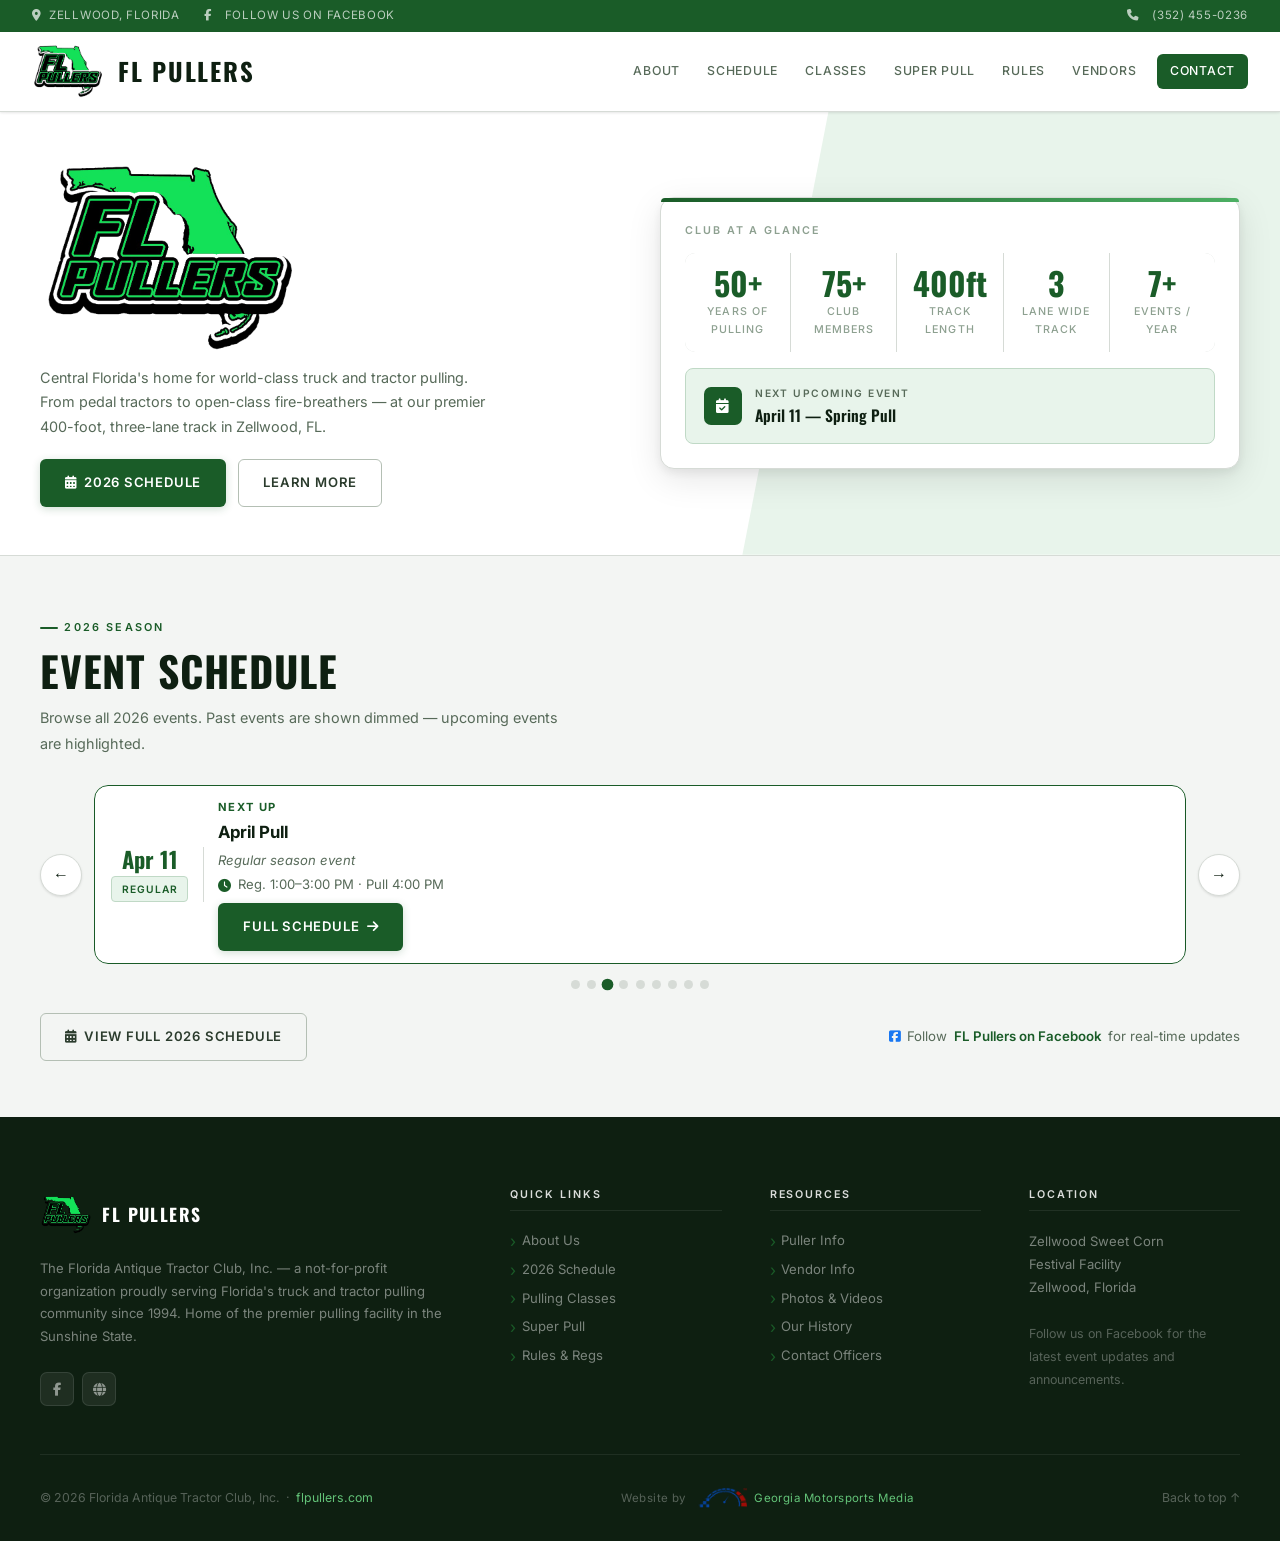
<file: index.html>
﻿<!DOCTYPE html>
<html lang="en">
<head>
    <meta charset="UTF-8">
    <meta name="viewport" content="width=device-width, initial-scale=1.0">
    <title>FL Pullers — Florida Antique Tractor Club | Zellwood, FL</title>
    <meta name="description" content="FL Pullers — Florida's premier truck and tractor pulling organization. Antique tractors, garden tractors, mini rods, trucks and smokers. Zellwood, Florida.">
    <link rel="preconnect" href="https://fonts.googleapis.com">
    <link rel="preconnect" href="https://fonts.gstatic.com" crossorigin>
    <link href="https://fonts.googleapis.com/css2?family=Inter:wght@300;400;500;600;700&family=Oswald:wght@500;600;700&display=swap" rel="stylesheet">
    <link rel="stylesheet" href="https://cdnjs.cloudflare.com/ajax/libs/font-awesome/6.5.1/css/all.min.css">
    <link rel="stylesheet" href="styles.css">
    <!-- Google Analytics: paste your GA4 <script> tag here once you have a Measurement ID from analytics.google.com -->
</head>
<body>

<!-- TOPBAR -->
<div class="topbar">
    <div class="topbar-left">
        <span><i class="fas fa-map-marker-alt"></i>&nbsp; Zellwood, Florida</span>
        <a href="https://www.facebook.com/FLPULLERS" target="_blank" rel="noopener"><i class="fab fa-facebook-f"></i>&nbsp; Follow us on Facebook</a>
    </div>
    <div class="topbar-right">
        <a href="tel:3524550236"><i class="fas fa-phone"></i>&nbsp; (352) 455-0236</a>
    </div>
</div>

<!-- NAVBAR -->
<nav id="navbar">
    <a href="index.html" class="nav-logo">
        <div class="nav-logo-icon"><img src="images/flLogo.png" alt="FL Pullers Logo"></div>
        <div>
            <div class="nav-logo-text">FL PULLERS</div>
        </div>
    </a>
    <ul class="nav-links" id="navLinks">
        <li><a href="about.html">About</a></li>
        <li><a href="schedule.html">Schedule</a></li>
        <li><a href="classes.html">Classes</a></li>
        <li><a href="superpull.html">Super Pull</a></li>
        <li><a href="rules.html">Rules</a></li>
        <li><a href="vendors.html">Vendors</a></li>
        <li><a href="contact.html" class="nav-cta">Contact</a></li>
    </ul>
    <button class="hamburger" id="hamburger" aria-label="Open menu" onclick="toggleNav()">
        <span></span><span></span><span></span>
    </button>
</nav>

<!-- HERO -->
<section id="home">
    <div class="hero-inner">
        <div>
            <div class="hero-logo">
                <img src="images/flLogo.png" alt="FL Pullers — Florida Antique Tractor Club">
            </div>
            <p class="hero-desc">
                Central Florida's home for world-class truck and tractor pulling.
                From pedal tractors to open-class fire-breathers — at our premier
                400-foot, three-lane track in Zellwood, FL.
            </p>
            <div class="hero-btns">
                <a href="schedule.html" class="btn btn-primary"><i class="fas fa-calendar-alt"></i> 2026 Schedule</a>
                <a href="about.html" class="btn btn-outline">Learn More</a>
            </div>
        </div>

        <div>
            <div class="hero-card">
                <div class="hc-label">Club at a Glance</div>
                <div class="hc-grid">
                    <div class="hc-stat"><div class="hc-num">50+</div><div class="hc-lbl">Years of Pulling</div></div>
                    <div class="hc-stat"><div class="hc-num">75+</div><div class="hc-lbl">Club Members</div></div>
                    <div class="hc-stat"><div class="hc-num">400ft</div><div class="hc-lbl">Track Length</div></div>
                    <div class="hc-stat"><div class="hc-num">3</div><div class="hc-lbl">Lane Wide Track</div></div>
                    <div class="hc-stat"><div class="hc-num">7+</div><div class="hc-lbl">Events / Year</div></div>
                </div>
                <div class="hc-next">
                    <div class="hc-next-ico"><i class="fas fa-calendar-check"></i></div>
                    <div>
                        <div class="hc-next-sub">Next Upcoming Event</div>
                        <div class="hc-next-val">April 11 &mdash; Spring Pull</div>
                    </div>
                </div>
            </div>
        </div>
    </div>
</section>

<!-- QUOTE BAND — commented out for now
<div class="quote-band">
    <blockquote>"I'll never forget that first really big diesel headed down the track. It was so loud it was blowing ceiling tiles loose — I was hooked from that moment on."</blockquote>
    <cite>&mdash; Stan Bainter, Co-Founder &middot; Florida Tractor Pullers Association, 1971</cite>
</div>
-->

<!-- UPCOMING EVENTS PREVIEW -->
<section class="section hp-events-section">
    <div class="section-inner">
        <div class="section-header">
            <div class="eyebrow">2026 Season</div>
            <h2 class="section-title">Event Schedule</h2>
            <p class="section-sub">Browse all 2026 events. Past events are shown dimmed — upcoming events are highlighted.</p>
        </div>

        <!-- CAROUSEL -->
        <div class="evtc-wrap">
            <button class="evtc-arrow evtc-prev" id="evtcPrev" aria-label="Previous event">&#8592;</button>

            <div class="evtc-track-outer">
                <div class="evtc-track" id="evtcTrack">

                    <!-- 1: Super Pull — PAST -->
                    <div class="evtc-slide evtc-past">
                        <div class="evtc-col-l">
                            <div class="evtc-date">Feb 6–7</div>
                            <span class="badge badge-past"><i class="fas fa-check"></i> Super Pull</span>
                        </div>
                        <div class="evtc-col-r">
                            <div class="evtc-status">Completed</div>
                            <div class="evtc-name">2026 Zellwood Super Pull</div>
                            <div class="evtc-note">Two nights of action-packed pulling</div>
                            <div class="evtc-time"><i class="fas fa-clock"></i> Antiques &amp; Garden 1:00 PM · Modified 6:00 PM (both nights)</div>
                        </div>
                    </div>

                    <!-- 2: NTPA — PAST -->
                    <div class="evtc-slide evtc-past">
                        <div class="evtc-col-l">
                            <div class="evtc-date">Mar 13–14</div>
                            <span class="badge badge-past"><i class="fas fa-check"></i> NTPA</span>
                        </div>
                        <div class="evtc-col-r">
                            <div class="evtc-status">Completed</div>
                            <div class="evtc-name">NTPA Grand National Series</div>
                            <div class="evtc-note">Contact Doug Borth: (612) 802-4447</div>
                            <div class="evtc-time"><i class="fas fa-clock"></i> Pull starts at 6:00 PM</div>
                        </div>
                    </div>

                    <!-- 3: April Pull — NEXT UP -->
                    <div class="evtc-slide evtc-next">
                        <div class="evtc-col-l">
                            <div class="evtc-date">Apr 11</div>
                            <span class="badge badge-green">Regular</span>
                        </div>
                        <div class="evtc-col-r">
                            <div class="evtc-status evtc-status-next">Next Up</div>
                            <div class="evtc-name">April Pull</div>
                            <div class="evtc-note">Regular season event</div>
                            <div class="evtc-time"><i class="fas fa-clock"></i> Reg. 1:00–3:00 PM · Pull 4:00 PM</div>
                            <a href="schedule.html" class="btn btn-primary evtc-btn">Full Schedule <i class="fas fa-arrow-right"></i></a>
                        </div>
                    </div>

                    <!-- 4: May Pull -->
                    <div class="evtc-slide">
                        <div class="evtc-col-l">
                            <div class="evtc-date">May 16</div>
                            <span class="badge badge-green">Regular</span>
                        </div>
                        <div class="evtc-col-r">
                            <div class="evtc-name">May Pull</div>
                            <div class="evtc-note">Regular season event</div>
                            <div class="evtc-time"><i class="fas fa-clock"></i> Reg. 1:00–3:00 PM · Pull 4:00 PM</div>
                            <a href="schedule.html" class="btn btn-outline evtc-btn">Full Schedule <i class="fas fa-arrow-right"></i></a>
                        </div>
                    </div>

                    <!-- 5: September Pull -->
                    <div class="evtc-slide">
                        <div class="evtc-col-l">
                            <div class="evtc-date">Sep 12</div>
                            <span class="badge badge-green">Regular</span>
                        </div>
                        <div class="evtc-col-r">
                            <div class="evtc-name">September Pull</div>
                            <div class="evtc-note">Regular season event</div>
                            <div class="evtc-time"><i class="fas fa-clock"></i> Reg. 1:00–3:00 PM · Pull 4:00 PM</div>
                            <a href="schedule.html" class="btn btn-outline evtc-btn">Full Schedule <i class="fas fa-arrow-right"></i></a>
                        </div>
                    </div>

                    <!-- 6: October Pull -->
                    <div class="evtc-slide">
                        <div class="evtc-col-l">
                            <div class="evtc-date">Oct 10</div>
                            <span class="badge badge-green">Regular</span>
                        </div>
                        <div class="evtc-col-r">
                            <div class="evtc-name">October Pull</div>
                            <div class="evtc-note">Regular season event</div>
                            <div class="evtc-time"><i class="fas fa-clock"></i> Reg. 1:00–3:00 PM · Pull 4:00 PM</div>
                            <a href="schedule.html" class="btn btn-outline evtc-btn">Full Schedule <i class="fas fa-arrow-right"></i></a>
                        </div>
                    </div>

                    <!-- 7: Mega Truck Pull -->
                    <div class="evtc-slide evtc-featured">
                        <div class="evtc-col-l">
                            <div class="evtc-date">Nov 14</div>
                            <span class="badge badge-orange"><i class="fas fa-truck"></i> Mega Truck</span>
                        </div>
                        <div class="evtc-col-r">
                            <div class="evtc-name">Mega Truck Pull</div>
                            <div class="evtc-note">Full day of mega truck action</div>
                            <div class="evtc-time"><i class="fas fa-clock"></i> Reg. 9:00 AM–12:00 PM · Pull 1:00 PM</div>
                            <a href="schedule.html" class="btn btn-primary evtc-btn">Full Schedule <i class="fas fa-arrow-right"></i></a>
                        </div>
                    </div>

                    <!-- 8: December Finale -->
                    <div class="evtc-slide">
                        <div class="evtc-col-l">
                            <div class="evtc-date">Dec 5</div>
                            <span class="badge badge-green">Finale</span>
                        </div>
                        <div class="evtc-col-r">
                            <div class="evtc-name">December Pull — Season Finale</div>
                            <div class="evtc-note">Last regular event of the 2026 season</div>
                            <div class="evtc-time"><i class="fas fa-clock"></i> Reg. 1:00–3:00 PM · Pull 4:00 PM</div>
                            <a href="schedule.html" class="btn btn-outline evtc-btn">Full Schedule <i class="fas fa-arrow-right"></i></a>
                        </div>
                    </div>

                    <!-- 9: 2027 Super Pull -->
                    <div class="evtc-slide evtc-featured">
                        <div class="evtc-col-l">
                            <div class="evtc-status" style="font-size:.65rem;color:var(--orange);font-weight:700;letter-spacing:.1em;text-transform:uppercase;">2027</div>
                            <div class="evtc-date" style="color:var(--orange);">Feb 5–6</div>
                            <span class="badge badge-orange"><i class="fas fa-star"></i> Super Pull</span>
                        </div>
                        <div class="evtc-col-r">
                            <div class="evtc-name">2027 Zellwood Super Pull</div>
                            <div class="evtc-note">Two nights of premier truck &amp; tractor pulling action</div>
                            <div class="evtc-time"><i class="fas fa-clock"></i> Antiques &amp; Garden 1:00 PM · Modified 6:00 PM (both nights)</div>
                            <a href="superpull.html" class="btn btn-primary evtc-btn">Event Details <i class="fas fa-arrow-right"></i></a>
                        </div>
                    </div>

                </div>
            </div>

            <button class="evtc-arrow evtc-next" id="evtcNext" aria-label="Next event">&#8594;</button>
        </div>

        <!-- Dots -->
        <div class="evtc-dots" id="evtcDots"></div>

        <div class="hp-events-footer" style="margin-top:1.5rem;">
            <a href="schedule.html" class="btn btn-outline"><i class="fas fa-calendar-alt"></i> View Full 2026 Schedule</a>
            <span class="hp-fb-note"><i class="fab fa-facebook-square"></i> Follow <a href="https://www.facebook.com/FLPULLERS" target="_blank" rel="noopener">FL Pullers on Facebook</a> for real-time updates</span>
        </div>
    </div>
</section>

<script>
(function () {
    var track  = document.getElementById('evtcTrack');
    var slides = track.querySelectorAll('.evtc-slide');
    var dotsEl = document.getElementById('evtcDots');
    var prevBtn = document.getElementById('evtcPrev');
    var nextBtn = document.getElementById('evtcNext');
    var current = 2; // start on "Next Up" (Apr 11, index 2)
    var total   = slides.length;

    // Build dots
    for (var i = 0; i < total; i++) {
        var d = document.createElement('button');
        d.className = 'evtc-dot';
        d.setAttribute('aria-label', 'Event ' + (i + 1));
        d.addEventListener('click', (function(idx){ return function(){ goTo(idx); }; })(i));
        dotsEl.appendChild(d);
    }

    function goTo(idx) {
        current = (idx + total) % total;
        track.style.transform = 'translateX(-' + (current * 100) + '%)';
        dotsEl.querySelectorAll('.evtc-dot').forEach(function(d, i) {
            d.classList.toggle('active', i === current);
        });
        prevBtn.disabled = false;
        nextBtn.disabled = false;
    }

    prevBtn.addEventListener('click', function () { goTo(current - 1); });
    nextBtn.addEventListener('click', function () { goTo(current + 1); });

    // Keyboard navigation
    document.addEventListener('keydown', function (e) {
        if (e.key === 'ArrowLeft')  goTo(current - 1);
        if (e.key === 'ArrowRight') goTo(current + 1);
    });

    // Touch / swipe
    var startX = null;
    track.addEventListener('touchstart', function(e){ startX = e.touches[0].clientX; }, {passive:true});
    track.addEventListener('touchend', function(e){
        if (startX === null) return;
        var diff = startX - e.changedTouches[0].clientX;
        if (Math.abs(diff) > 40) goTo(diff > 0 ? current + 1 : current - 1);
        startX = null;
    });

    goTo(current);
}());
</script>
<footer>
    <div class="footer-grid">
        <div>
            <div class="footer-logo">
                <div class="footer-logo-icon"><img src="images/flLogo.png" alt="FL Pullers Logo"></div>
                <div>
                    <div class="footer-logo-text">FL PULLERS</div>
                </div>
            </div>
            <p class="footer-brand-text">The Florida Antique Tractor Club, Inc. — a not-for-profit organization proudly serving Florida's truck and tractor pulling community since 1994. Home of the premier pulling facility in the Sunshine State.</p>
            <div class="socials">
                <a href="https://www.facebook.com/FLPULLERS" target="_blank" rel="noopener" class="social-btn" title="Facebook"><i class="fab fa-facebook-f"></i></a>
                <a href="https://www.flpullers.com" target="_blank" rel="noopener" class="social-btn" title="Official Website"><i class="fas fa-globe"></i></a>
            </div>
        </div>
        <div class="footer-col">
            <h4>Quick Links</h4>
            <ul class="footer-list">
                <li><a href="about.html">About Us</a></li>
                <li><a href="schedule.html">2026 Schedule</a></li>
                <li><a href="classes.html">Pulling Classes</a></li>
                <li><a href="superpull.html">Super Pull</a></li>
                <li><a href="rules.html">Rules &amp; Regs</a></li>
            </ul>
        </div>
        <div class="footer-col">
            <h4>Resources</h4>
            <ul class="footer-list">
                <li><a href="https://www.flpullers.com/puller-info/" target="_blank" rel="noopener">Puller Info</a></li>
                <li><a href="https://www.flpullers.com/vendor-info/" target="_blank" rel="noopener">Vendor Info</a></li>
                <li><a href="https://www.flpullers.com/pictures-and-videos/" target="_blank" rel="noopener">Photos &amp; Videos</a></li>
                <li><a href="https://www.flpullers.com/our-history/" target="_blank" rel="noopener">Our History</a></li>
                <li><a href="contact.html">Contact Officers</a></li>
            </ul>
        </div>
        <div class="footer-col">
            <h4>Location</h4>
            <p class="footer-addr">Zellwood Sweet Corn<br>Festival Facility<br>Zellwood, Florida<br><br><span style="color:rgba(255,255,255,.3);font-size:.78rem;">Follow us on Facebook for the latest event updates and announcements.</span></p>
        </div>
    </div>
    <div class="footer-bar">
        <p>&copy; 2026 Florida Antique Tractor Club, Inc. &nbsp;&middot;&nbsp; <a href="https://www.flpullers.com" target="_blank" rel="noopener">flpullers.com</a></p>
        <div class="footer-built-by">Website by&nbsp;<a href="https://georgiamotorsportsmedia.com" target="_blank" rel="noopener"><img src="images/gmm.png" alt="Georgia Motorsports Media"> Georgia Motorsports Media</a></div>
        <a href="#" class="back-top">Back to top &uarr;</a>
    </div>
</footer>

<script>
    const navbar    = document.getElementById('navbar');
    const hamburger = document.getElementById('hamburger');
    const navLinks  = document.getElementById('navLinks');

    function toggleNav() {
        const open = navLinks.classList.toggle('open');
        hamburger.classList.toggle('open', open);
        hamburger.setAttribute('aria-label', open ? 'Close menu' : 'Open menu');
    }

    window.addEventListener('scroll', () => {
        navbar.classList.toggle('elevated', window.scrollY > 10);
    });
</script>
</body>
</html>
</file>
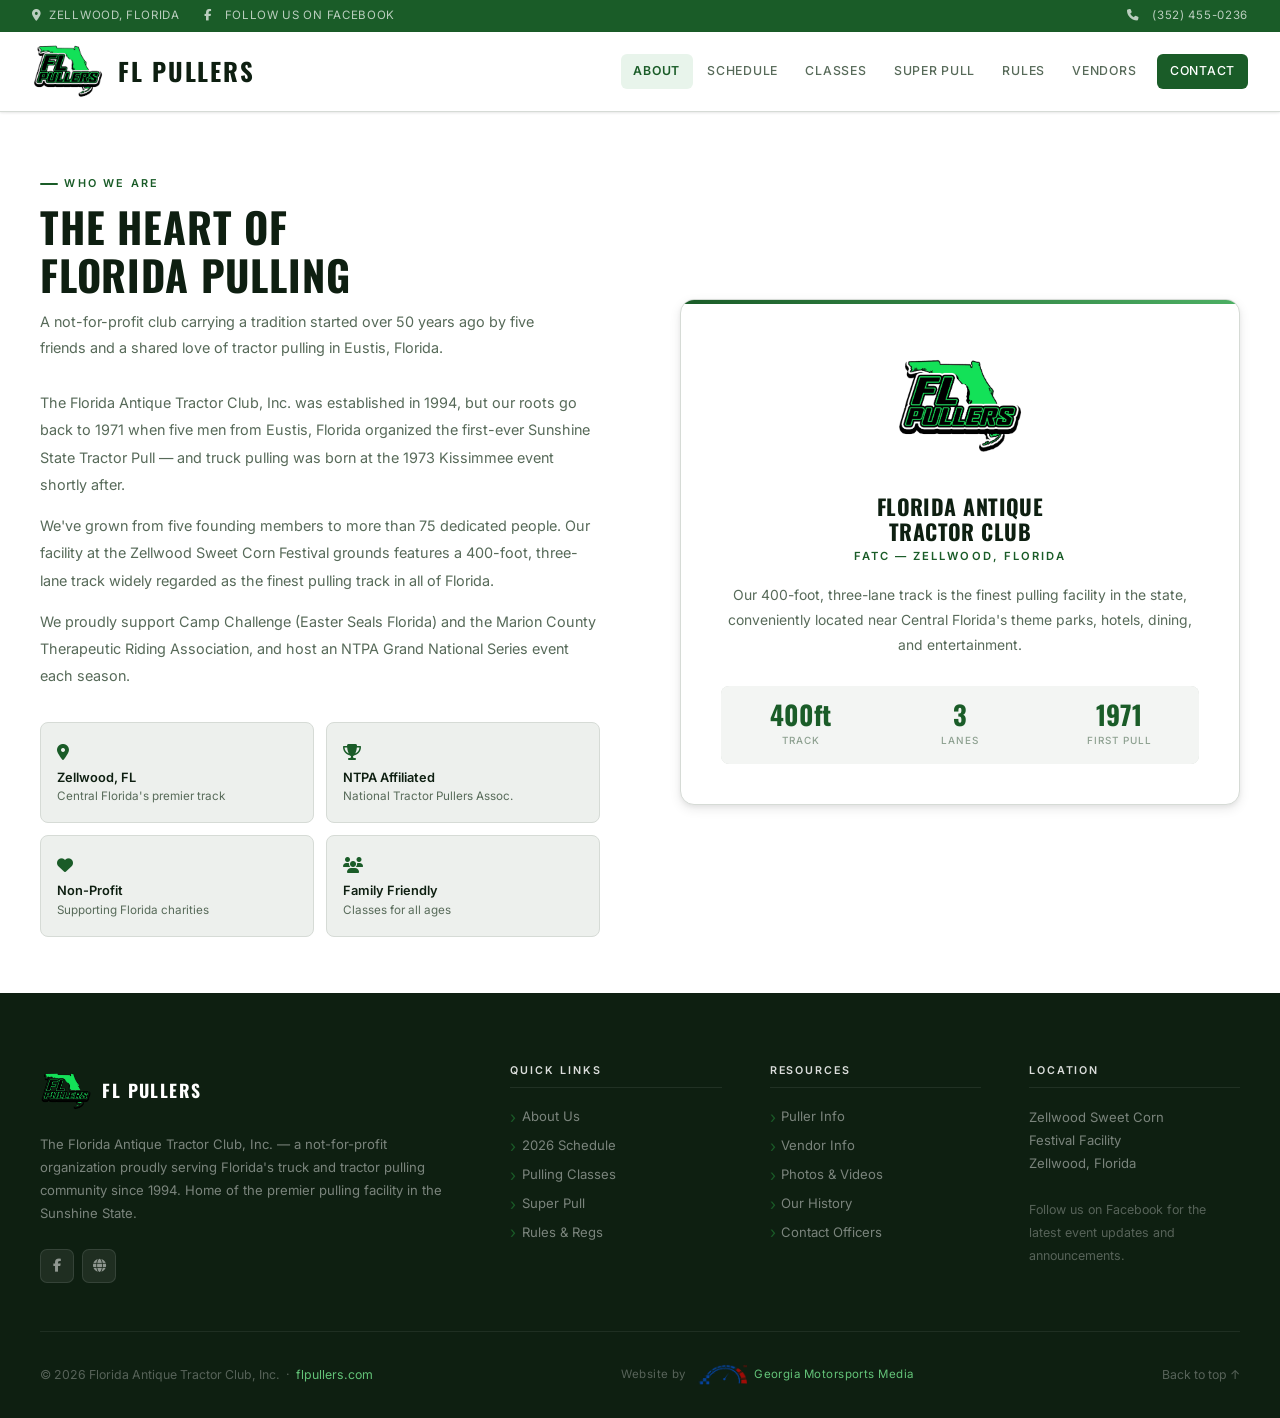
<file: about.html>
﻿<!DOCTYPE html>
<html lang="en">
<head>
    <meta charset="UTF-8">
    <meta name="viewport" content="width=device-width, initial-scale=1.0">
    <title>About — FL Pullers | Florida Antique Tractor Club</title>
    <meta name="description" content="Learn about the Florida Antique Tractor Club, Inc. — a not-for-profit organization serving Florida's truck and tractor pulling community since 1994.">
    <link rel="preconnect" href="https://fonts.googleapis.com">
    <link rel="preconnect" href="https://fonts.gstatic.com" crossorigin>
    <link href="https://fonts.googleapis.com/css2?family=Inter:wght@300;400;500;600;700&family=Oswald:wght@500;600;700&display=swap" rel="stylesheet">
    <link rel="stylesheet" href="https://cdnjs.cloudflare.com/ajax/libs/font-awesome/6.5.1/css/all.min.css">
    <link rel="stylesheet" href="styles.css">
    <!-- Google Analytics: paste your GA4 <script> tag here once you have a Measurement ID from analytics.google.com -->
</head>
<body>

<!-- TOPBAR -->
<div class="topbar">
    <div class="topbar-left">
        <span><i class="fas fa-map-marker-alt"></i>&nbsp; Zellwood, Florida</span>
        <a href="https://www.facebook.com/FLPULLERS" target="_blank" rel="noopener"><i class="fab fa-facebook-f"></i>&nbsp; Follow us on Facebook</a>
    </div>
    <div class="topbar-right">
        <a href="tel:3524550236"><i class="fas fa-phone"></i>&nbsp; (352) 455-0236</a>
    </div>
</div>

<!-- NAVBAR -->
<nav id="navbar">
    <a href="index.html" class="nav-logo">
        <div class="nav-logo-icon"><img src="images/flLogo.png" alt="FL Pullers Logo"></div>
        <div>
            <div class="nav-logo-text">FL PULLERS</div>
        </div>
    </a>
    <ul class="nav-links" id="navLinks">
        <li><a href="about.html" class="active">About</a></li>
        <li><a href="schedule.html">Schedule</a></li>
        <li><a href="classes.html">Classes</a></li>
        <li><a href="superpull.html">Super Pull</a></li>
        <li><a href="rules.html">Rules</a></li>
        <li><a href="vendors.html">Vendors</a></li>
        <li><a href="contact.html" class="nav-cta">Contact</a></li>
    </ul>
    <button class="hamburger" id="hamburger" aria-label="Open menu" onclick="toggleNav()">
        <span></span><span></span><span></span>
    </button>
</nav>

<!-- ABOUT -->
<section class="section section-alt">
    <div class="section-inner">
        <div class="about-layout">
            <div>
                <div class="section-header">
                    <div class="eyebrow">Who We Are</div>
                    <h2 class="section-title">The Heart of<br>Florida Pulling</h2>
                    <p class="section-sub">A not-for-profit club carrying a tradition started over 50 years ago by five friends and a shared love of tractor pulling in Eustis, Florida.</p>
                </div>
                <div class="about-body">
                    <p>The Florida Antique Tractor Club, Inc. was established in 1994, but our roots go back to 1971 when five men from Eustis, Florida organized the first-ever Sunshine State Tractor Pull — and truck pulling was born at the 1973 Kissimmee event shortly after.</p>
                    <p>We've grown from five founding members to more than 75 dedicated people. Our facility at the Zellwood Sweet Corn Festival grounds features a 400-foot, three-lane track widely regarded as the finest pulling track in all of Florida.</p>
                    <p>We proudly support Camp Challenge (Easter Seals Florida) and the Marion County Therapeutic Riding Association, and host an NTPA Grand National Series event each season.</p>
                </div>
                <div class="about-chips">
                    <div class="chip"><div class="chip-ico"><i class="fas fa-map-marker-alt"></i></div><h4>Zellwood, FL</h4><p>Central Florida's premier track</p></div>
                    <div class="chip"><div class="chip-ico"><i class="fas fa-trophy"></i></div><h4>NTPA Affiliated</h4><p>National Tractor Pullers Assoc.</p></div>
                    <div class="chip"><div class="chip-ico"><i class="fas fa-heart"></i></div><h4>Non-Profit</h4><p>Supporting Florida charities</p></div>
                    <div class="chip"><div class="chip-ico"><i class="fas fa-users"></i></div><h4>Family Friendly</h4><p>Classes for all ages</p></div>
                </div>
            </div>
            <div>
                <div class="club-card">
                    <div class="club-emblem"><img src="images/flLogo.png" alt="FL Pullers"></div>
                    <h3>Florida Antique<br>Tractor Club</h3>
                    <p class="club-card-org">FATC &mdash; Zellwood, Florida</p>
                    <p class="club-card-desc">Our 400-foot, three-lane track is the finest pulling facility in the state, conveniently located near Central Florida's theme parks, hotels, dining, and entertainment.</p>
                    <div class="card-stats-row">
                        <div class="csr"><div class="csr-num">400ft</div><div class="csr-lbl">Track</div></div>
                        <div class="csr"><div class="csr-num">3</div><div class="csr-lbl">Lanes</div></div>
                        <div class="csr"><div class="csr-num">1971</div><div class="csr-lbl">First Pull</div></div>
                    </div>
                </div>
            </div>
        </div>
    </div>
</section>

<!-- FOOTER -->
<footer>
    <div class="footer-grid">
        <div>
            <div class="footer-logo">
                <div class="footer-logo-icon"><img src="images/flLogo.png" alt="FL Pullers Logo"></div>
                <div>
                    <div class="footer-logo-text">FL PULLERS</div>
                </div>
            </div>
            <p class="footer-brand-text">The Florida Antique Tractor Club, Inc. — a not-for-profit organization proudly serving Florida's truck and tractor pulling community since 1994. Home of the premier pulling facility in the Sunshine State.</p>
            <div class="socials">
                <a href="https://www.facebook.com/FLPULLERS" target="_blank" rel="noopener" class="social-btn" title="Facebook"><i class="fab fa-facebook-f"></i></a>
                <a href="https://www.flpullers.com" target="_blank" rel="noopener" class="social-btn" title="Official Website"><i class="fas fa-globe"></i></a>
            </div>
        </div>
        <div class="footer-col">
            <h4>Quick Links</h4>
            <ul class="footer-list">
                <li><a href="about.html">About Us</a></li>
                <li><a href="schedule.html">2026 Schedule</a></li>
                <li><a href="classes.html">Pulling Classes</a></li>
                <li><a href="superpull.html">Super Pull</a></li>
                <li><a href="rules.html">Rules &amp; Regs</a></li>
            </ul>
        </div>
        <div class="footer-col">
            <h4>Resources</h4>
            <ul class="footer-list">
                <li><a href="https://www.flpullers.com/puller-info/" target="_blank" rel="noopener">Puller Info</a></li>
                <li><a href="https://www.flpullers.com/vendor-info/" target="_blank" rel="noopener">Vendor Info</a></li>
                <li><a href="https://www.flpullers.com/pictures-and-videos/" target="_blank" rel="noopener">Photos &amp; Videos</a></li>
                <li><a href="https://www.flpullers.com/our-history/" target="_blank" rel="noopener">Our History</a></li>
                <li><a href="contact.html">Contact Officers</a></li>
            </ul>
        </div>
        <div class="footer-col">
            <h4>Location</h4>
            <p class="footer-addr">Zellwood Sweet Corn<br>Festival Facility<br>Zellwood, Florida<br><br><span style="color:rgba(255,255,255,.3);font-size:.78rem;">Follow us on Facebook for the latest event updates and announcements.</span></p>
        </div>
    </div>
    <div class="footer-bar">
        <p>&copy; 2026 Florida Antique Tractor Club, Inc. &nbsp;&middot;&nbsp; <a href="https://www.flpullers.com" target="_blank" rel="noopener">flpullers.com</a></p>
        <div class="footer-built-by">Website by&nbsp;<a href="https://georgiamotorsportsmedia.com" target="_blank" rel="noopener"><img src="images/gmm.png" alt="Georgia Motorsports Media"> Georgia Motorsports Media</a></div>
        <a href="#" class="back-top">Back to top &uarr;</a>
    </div>
</footer>

<script>
    const navbar    = document.getElementById('navbar');
    const hamburger = document.getElementById('hamburger');
    const navLinks  = document.getElementById('navLinks');

    function toggleNav() {
        const open = navLinks.classList.toggle('open');
        hamburger.classList.toggle('open', open);
        hamburger.setAttribute('aria-label', open ? 'Close menu' : 'Open menu');
    }

    window.addEventListener('scroll', () => {
        navbar.classList.toggle('elevated', window.scrollY > 10);
    });
</script>
</body>
</html>
</file>
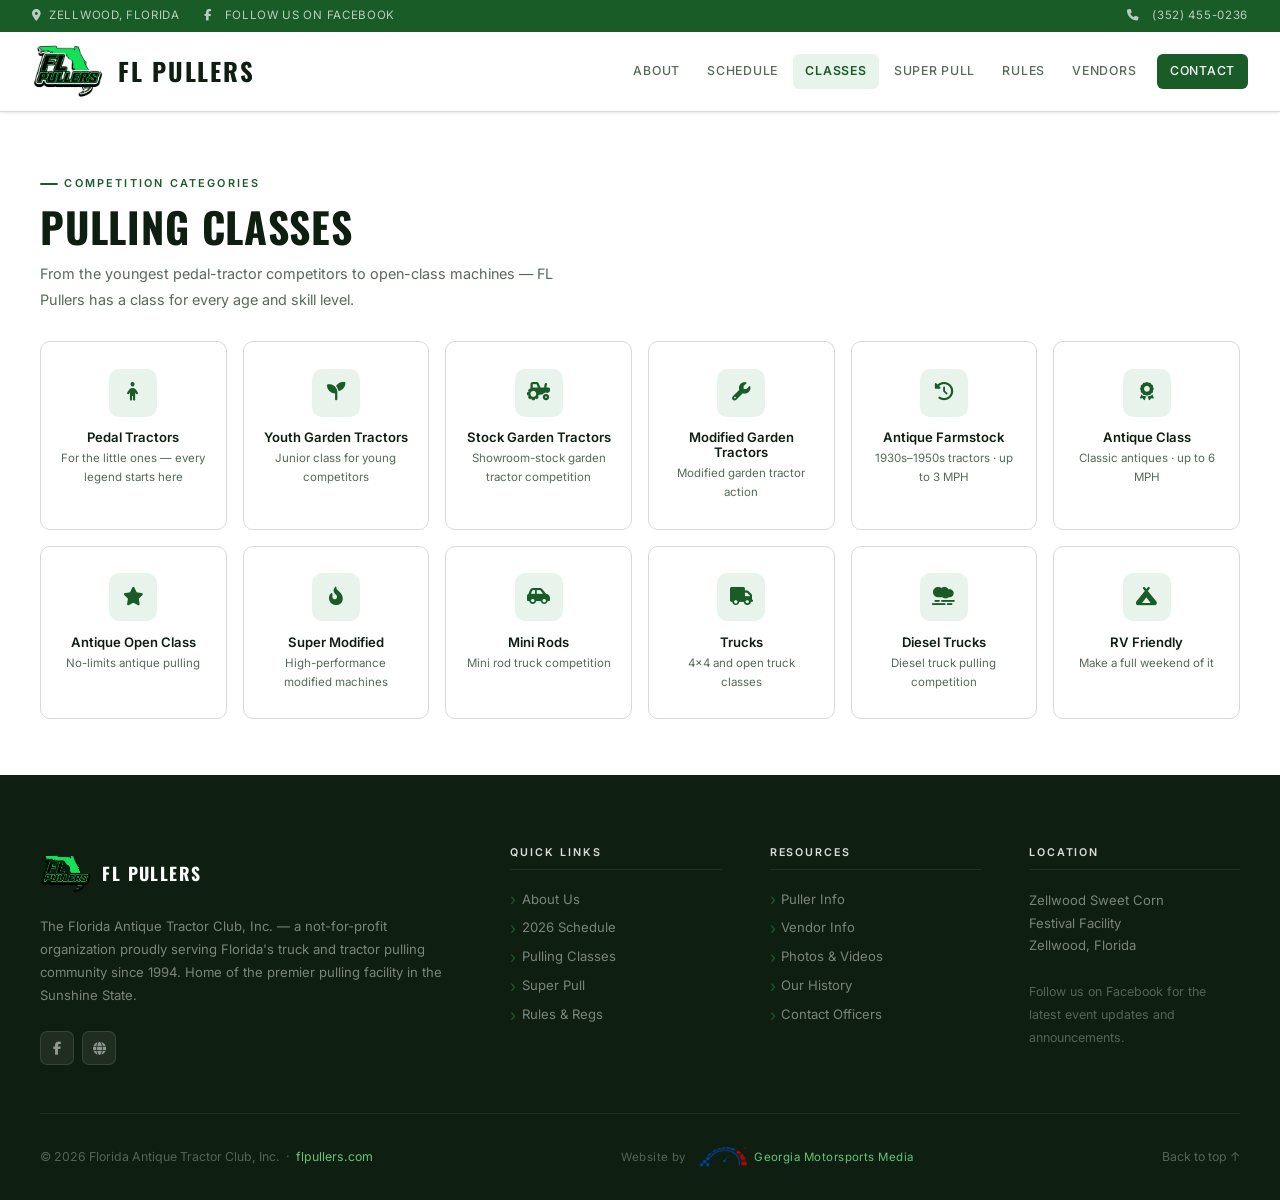
<file: classes.html>
﻿<!DOCTYPE html>
<html lang="en">
<head>
    <meta charset="UTF-8">
    <meta name="viewport" content="width=device-width, initial-scale=1.0">
    <title>Pulling Classes — FL Pullers | Florida Antique Tractor Club</title>
    <meta name="description" content="FL Pullers competition classes — pedal tractors, garden tractors, antique tractors, mini rods, trucks, diesel trucks, and more. A class for every age and skill level.">
    <link rel="preconnect" href="https://fonts.googleapis.com">
    <link rel="preconnect" href="https://fonts.gstatic.com" crossorigin>
    <link href="https://fonts.googleapis.com/css2?family=Inter:wght@300;400;500;600;700&family=Oswald:wght@500;600;700&display=swap" rel="stylesheet">
    <link rel="stylesheet" href="https://cdnjs.cloudflare.com/ajax/libs/font-awesome/6.5.1/css/all.min.css">
    <link rel="stylesheet" href="styles.css">
    <!-- Google Analytics: paste your GA4 <script> tag here once you have a Measurement ID from analytics.google.com -->
</head>
<body>

<!-- TOPBAR -->
<div class="topbar">
    <div class="topbar-left">
        <span><i class="fas fa-map-marker-alt"></i>&nbsp; Zellwood, Florida</span>
        <a href="https://www.facebook.com/FLPULLERS" target="_blank" rel="noopener"><i class="fab fa-facebook-f"></i>&nbsp; Follow us on Facebook</a>
    </div>
    <div class="topbar-right">
        <a href="tel:3524550236"><i class="fas fa-phone"></i>&nbsp; (352) 455-0236</a>
    </div>
</div>

<!-- NAVBAR -->
<nav id="navbar">
    <a href="index.html" class="nav-logo">
        <div class="nav-logo-icon"><img src="images/flLogo.png" alt="FL Pullers Logo"></div>
        <div>
            <div class="nav-logo-text">FL PULLERS</div>
        </div>
    </a>
    <ul class="nav-links" id="navLinks">
        <li><a href="about.html">About</a></li>
        <li><a href="schedule.html">Schedule</a></li>
        <li><a href="classes.html" class="active">Classes</a></li>
        <li><a href="superpull.html">Super Pull</a></li>
        <li><a href="rules.html">Rules</a></li>
        <li><a href="vendors.html">Vendors</a></li>
        <li><a href="contact.html" class="nav-cta">Contact</a></li>
    </ul>
    <button class="hamburger" id="hamburger" aria-label="Open menu" onclick="toggleNav()">
        <span></span><span></span><span></span>
    </button>
</nav>

<!-- CLASSES -->
<section class="section section-alt">
    <div class="section-inner">
        <div class="section-header">
            <div class="eyebrow">Competition Categories</div>
            <h2 class="section-title">Pulling Classes</h2>
            <p class="section-sub">From the youngest pedal-tractor competitors to open-class machines — FL Pullers has a class for every age and skill level.</p>
        </div>
        <div class="classes-grid">
            <div class="class-card"><div class="class-ico"><i class="fas fa-child"></i></div><h3>Pedal Tractors</h3><p>For the little ones — every legend starts here</p></div>
            <div class="class-card"><div class="class-ico"><i class="fas fa-seedling"></i></div><h3>Youth Garden Tractors</h3><p>Junior class for young competitors</p></div>
            <div class="class-card"><div class="class-ico"><i class="fas fa-tractor"></i></div><h3>Stock Garden Tractors</h3><p>Showroom-stock garden tractor competition</p></div>
            <div class="class-card"><div class="class-ico"><i class="fas fa-wrench"></i></div><h3>Modified Garden Tractors</h3><p>Modified garden tractor action</p></div>
            <div class="class-card"><div class="class-ico"><i class="fas fa-history"></i></div><h3>Antique Farmstock</h3><p>1930s–1950s tractors &middot; up to 3 MPH</p></div>
            <div class="class-card"><div class="class-ico"><i class="fas fa-award"></i></div><h3>Antique Class</h3><p>Classic antiques &middot; up to 6 MPH</p></div>
            <div class="class-card"><div class="class-ico"><i class="fas fa-star"></i></div><h3>Antique Open Class</h3><p>No-limits antique pulling</p></div>
            <div class="class-card"><div class="class-ico"><i class="fas fa-fire-alt"></i></div><h3>Super Modified</h3><p>High-performance modified machines</p></div>
            <div class="class-card"><div class="class-ico"><i class="fas fa-car-side"></i></div><h3>Mini Rods</h3><p>Mini rod truck competition</p></div>
            <div class="class-card"><div class="class-ico"><i class="fas fa-truck"></i></div><h3>Trucks</h3><p>4&times;4 and open truck classes</p></div>
            <div class="class-card"><div class="class-ico"><i class="fas fa-smog"></i></div><h3>Diesel Trucks</h3><p>Diesel truck pulling competition</p></div>
            <div class="class-card"><div class="class-ico"><i class="fas fa-campground"></i></div><h3>RV Friendly</h3><p>Make a full weekend of it</p></div>
        </div>
    </div>
</section>

<!-- FOOTER -->
<footer>
    <div class="footer-grid">
        <div>
            <div class="footer-logo">
                <div class="footer-logo-icon"><img src="images/flLogo.png" alt="FL Pullers Logo"></div>
                <div>
                    <div class="footer-logo-text">FL PULLERS</div>
                </div>
            </div>
            <p class="footer-brand-text">The Florida Antique Tractor Club, Inc. — a not-for-profit organization proudly serving Florida's truck and tractor pulling community since 1994. Home of the premier pulling facility in the Sunshine State.</p>
            <div class="socials">
                <a href="https://www.facebook.com/FLPULLERS" target="_blank" rel="noopener" class="social-btn" title="Facebook"><i class="fab fa-facebook-f"></i></a>
                <a href="https://www.flpullers.com" target="_blank" rel="noopener" class="social-btn" title="Official Website"><i class="fas fa-globe"></i></a>
            </div>
        </div>
        <div class="footer-col">
            <h4>Quick Links</h4>
            <ul class="footer-list">
                <li><a href="about.html">About Us</a></li>
                <li><a href="schedule.html">2026 Schedule</a></li>
                <li><a href="classes.html">Pulling Classes</a></li>
                <li><a href="superpull.html">Super Pull</a></li>
                <li><a href="rules.html">Rules &amp; Regs</a></li>
            </ul>
        </div>
        <div class="footer-col">
            <h4>Resources</h4>
            <ul class="footer-list">
                <li><a href="https://www.flpullers.com/puller-info/" target="_blank" rel="noopener">Puller Info</a></li>
                <li><a href="https://www.flpullers.com/vendor-info/" target="_blank" rel="noopener">Vendor Info</a></li>
                <li><a href="https://www.flpullers.com/pictures-and-videos/" target="_blank" rel="noopener">Photos &amp; Videos</a></li>
                <li><a href="https://www.flpullers.com/our-history/" target="_blank" rel="noopener">Our History</a></li>
                <li><a href="contact.html">Contact Officers</a></li>
            </ul>
        </div>
        <div class="footer-col">
            <h4>Location</h4>
            <p class="footer-addr">Zellwood Sweet Corn<br>Festival Facility<br>Zellwood, Florida<br><br><span style="color:rgba(255,255,255,.3);font-size:.78rem;">Follow us on Facebook for the latest event updates and announcements.</span></p>
        </div>
    </div>
    <div class="footer-bar">
        <p>&copy; 2026 Florida Antique Tractor Club, Inc. &nbsp;&middot;&nbsp; <a href="https://www.flpullers.com" target="_blank" rel="noopener">flpullers.com</a></p>
        <div class="footer-built-by">Website by&nbsp;<a href="https://georgiamotorsportsmedia.com" target="_blank" rel="noopener"><img src="images/gmm.png" alt="Georgia Motorsports Media"> Georgia Motorsports Media</a></div>
        <a href="#" class="back-top">Back to top &uarr;</a>
    </div>
</footer>

<script>
    const navbar    = document.getElementById('navbar');
    const hamburger = document.getElementById('hamburger');
    const navLinks  = document.getElementById('navLinks');

    function toggleNav() {
        const open = navLinks.classList.toggle('open');
        hamburger.classList.toggle('open', open);
        hamburger.setAttribute('aria-label', open ? 'Close menu' : 'Open menu');
    }

    window.addEventListener('scroll', () => {
        navbar.classList.toggle('elevated', window.scrollY > 10);
    });
</script>
</body>
</html>
</file>
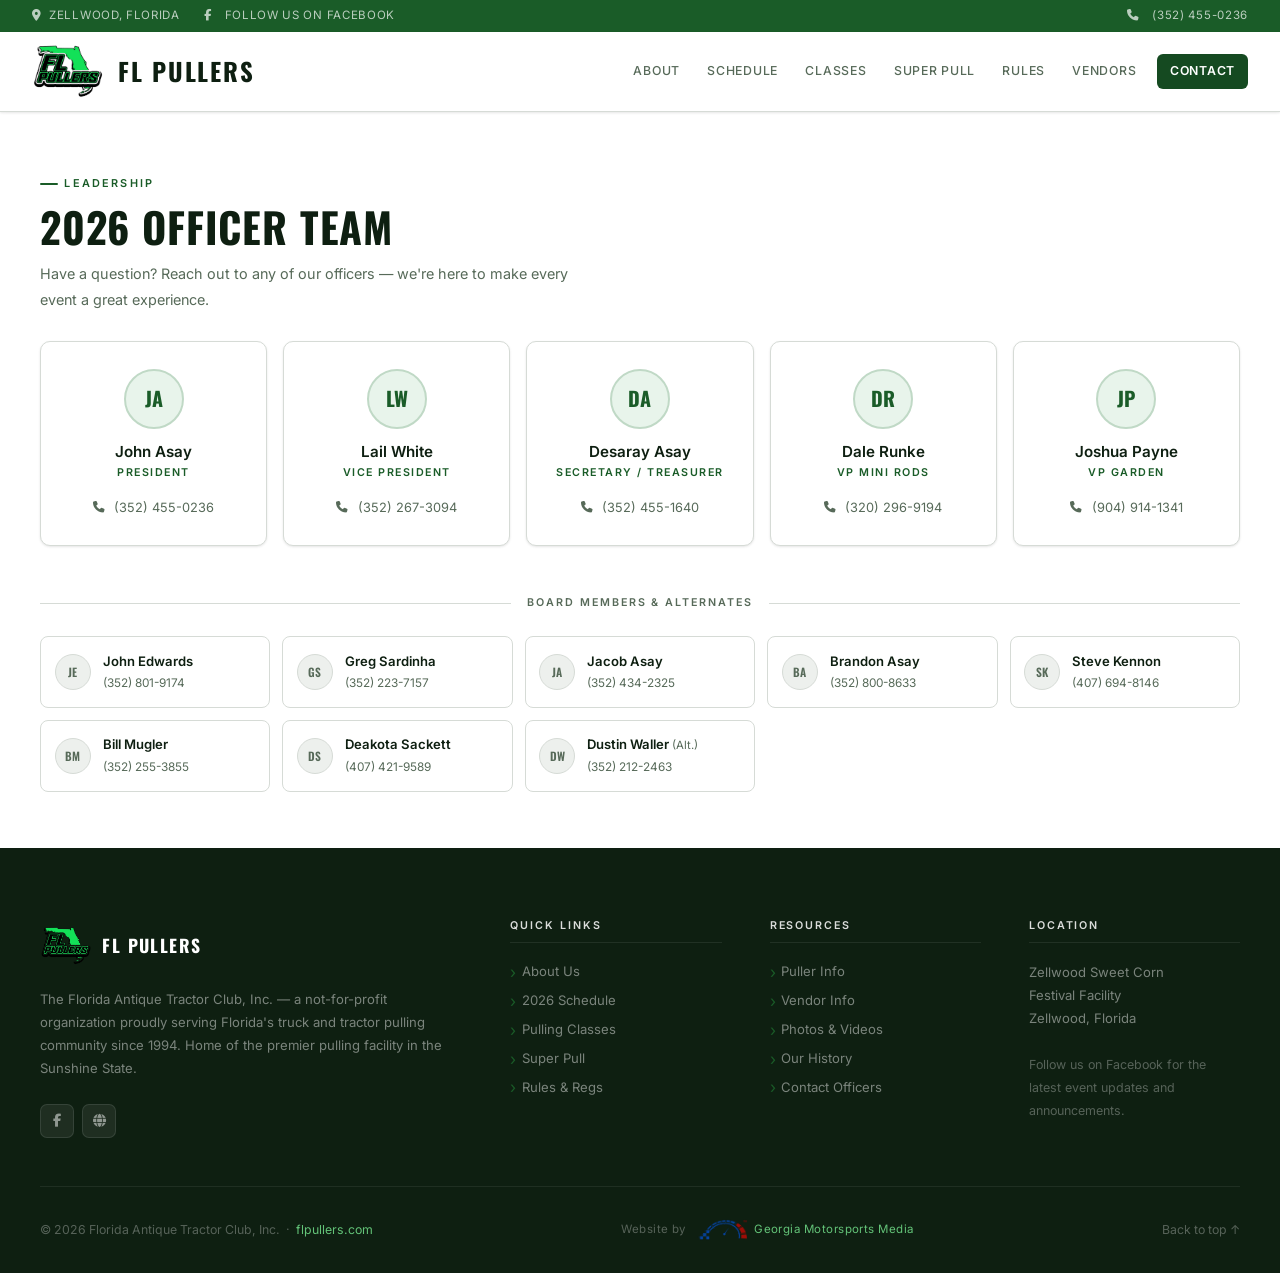
<file: contact.html>
﻿<!DOCTYPE html>
<html lang="en">
<head>
    <meta charset="UTF-8">
    <meta name="viewport" content="width=device-width, initial-scale=1.0">
    <title>Contact &amp; Officers — FL Pullers | Florida Antique Tractor Club</title>
    <meta name="description" content="Contact the FL Pullers officer team. Reach out to club president, vice president, secretary/treasurer, and board members for questions about events and membership.">
    <link rel="preconnect" href="https://fonts.googleapis.com">
    <link rel="preconnect" href="https://fonts.gstatic.com" crossorigin>
    <link href="https://fonts.googleapis.com/css2?family=Inter:wght@300;400;500;600;700&family=Oswald:wght@500;600;700&display=swap" rel="stylesheet">
    <link rel="stylesheet" href="https://cdnjs.cloudflare.com/ajax/libs/font-awesome/6.5.1/css/all.min.css">
    <link rel="stylesheet" href="styles.css">
    <!-- Google Analytics: paste your GA4 <script> tag here once you have a Measurement ID from analytics.google.com -->
</head>
<body>

<!-- TOPBAR -->
<div class="topbar">
    <div class="topbar-left">
        <span><i class="fas fa-map-marker-alt"></i>&nbsp; Zellwood, Florida</span>
        <a href="https://www.facebook.com/FLPULLERS" target="_blank" rel="noopener"><i class="fab fa-facebook-f"></i>&nbsp; Follow us on Facebook</a>
    </div>
    <div class="topbar-right">
        <a href="tel:3524550236"><i class="fas fa-phone"></i>&nbsp; (352) 455-0236</a>
    </div>
</div>

<!-- NAVBAR -->
<nav id="navbar">
    <a href="index.html" class="nav-logo">
        <div class="nav-logo-icon"><img src="images/flLogo.png" alt="FL Pullers Logo"></div>
        <div>
            <div class="nav-logo-text">FL PULLERS</div>
        </div>
    </a>
    <ul class="nav-links" id="navLinks">
        <li><a href="about.html">About</a></li>
        <li><a href="schedule.html">Schedule</a></li>
        <li><a href="classes.html">Classes</a></li>
        <li><a href="superpull.html">Super Pull</a></li>
        <li><a href="rules.html">Rules</a></li>
        <li><a href="vendors.html">Vendors</a></li>
        <li><a href="contact.html" class="nav-cta active">Contact</a></li>
    </ul>
    <button class="hamburger" id="hamburger" aria-label="Open menu" onclick="toggleNav()">
        <span></span><span></span><span></span>
    </button>
</nav>

<!-- OFFICERS -->
<section class="section section-alt">
    <div class="section-inner">
        <div class="section-header">
            <div class="eyebrow">Leadership</div>
            <h2 class="section-title">2026 Officer Team</h2>
            <p class="section-sub">Have a question? Reach out to any of our officers — we're here to make every event a great experience.</p>
        </div>

        <div class="officers-grid">
            <div class="officer-card">
                <div class="officer-av">JA</div>
                <h3>John Asay</h3>
                <div class="officer-role">President</div>
                <a href="tel:3524550236" class="officer-tel"><i class="fas fa-phone"></i>&nbsp;(352) 455-0236</a>
            </div>
            <div class="officer-card">
                <div class="officer-av">LW</div>
                <h3>Lail White</h3>
                <div class="officer-role">Vice President</div>
                <a href="tel:3522673094" class="officer-tel"><i class="fas fa-phone"></i>&nbsp;(352) 267-3094</a>
            </div>
            <div class="officer-card">
                <div class="officer-av">DA</div>
                <h3>Desaray Asay</h3>
                <div class="officer-role">Secretary / Treasurer</div>
                <a href="tel:3524551640" class="officer-tel"><i class="fas fa-phone"></i>&nbsp;(352) 455-1640</a>
            </div>
            <div class="officer-card">
                <div class="officer-av">DR</div>
                <h3>Dale Runke</h3>
                <div class="officer-role">VP Mini Rods</div>
                <a href="tel:3202969194" class="officer-tel"><i class="fas fa-phone"></i>&nbsp;(320) 296-9194</a>
            </div>
            <div class="officer-card">
                <div class="officer-av">JP</div>
                <h3>Joshua Payne</h3>
                <div class="officer-role">VP Garden</div>
                <a href="tel:9049141341" class="officer-tel"><i class="fas fa-phone"></i>&nbsp;(904) 914-1341</a>
            </div>
        </div>

        <div class="board-divider"><span>Board Members &amp; Alternates</span></div>

        <div class="board-grid">
            <div class="board-card"><div class="board-av">JE</div><div><div class="board-name">John Edwards</div><a href="tel:3528019174" class="board-tel">(352) 801-9174</a></div></div>
            <div class="board-card"><div class="board-av">GS</div><div><div class="board-name">Greg Sardinha</div><a href="tel:3522237157" class="board-tel">(352) 223-7157</a></div></div>
            <div class="board-card"><div class="board-av">JA</div><div><div class="board-name">Jacob Asay</div><a href="tel:3524342325" class="board-tel">(352) 434-2325</a></div></div>
            <div class="board-card"><div class="board-av">BA</div><div><div class="board-name">Brandon Asay</div><a href="tel:3528008633" class="board-tel">(352) 800-8633</a></div></div>
            <div class="board-card"><div class="board-av">SK</div><div><div class="board-name">Steve Kennon</div><a href="tel:4076941846" class="board-tel">(407) 694-8146</a></div></div>
            <div class="board-card"><div class="board-av">BM</div><div><div class="board-name">Bill Mugler</div><a href="tel:3522553855" class="board-tel">(352) 255-3855</a></div></div>
            <div class="board-card"><div class="board-av">DS</div><div><div class="board-name">Deakota Sackett</div><a href="tel:4074219589" class="board-tel">(407) 421-9589</a></div></div>
            <div class="board-card"><div class="board-av">DW</div><div><div class="board-name">Dustin Waller <span style="font-weight:400;font-size:.71rem;color:var(--text-muted)">(Alt.)</span></div><a href="tel:3522122463" class="board-tel">(352) 212-2463</a></div></div>
        </div>
    </div>
</section>

<!-- FOOTER -->
<footer>
    <div class="footer-grid">
        <div>
            <div class="footer-logo">
                <div class="footer-logo-icon"><img src="images/flLogo.png" alt="FL Pullers Logo"></div>
                <div>
                    <div class="footer-logo-text">FL PULLERS</div>
                </div>
            </div>
            <p class="footer-brand-text">The Florida Antique Tractor Club, Inc. — a not-for-profit organization proudly serving Florida's truck and tractor pulling community since 1994. Home of the premier pulling facility in the Sunshine State.</p>
            <div class="socials">
                <a href="https://www.facebook.com/FLPULLERS" target="_blank" rel="noopener" class="social-btn" title="Facebook"><i class="fab fa-facebook-f"></i></a>
                <a href="https://www.flpullers.com" target="_blank" rel="noopener" class="social-btn" title="Official Website"><i class="fas fa-globe"></i></a>
            </div>
        </div>
        <div class="footer-col">
            <h4>Quick Links</h4>
            <ul class="footer-list">
                <li><a href="about.html">About Us</a></li>
                <li><a href="schedule.html">2026 Schedule</a></li>
                <li><a href="classes.html">Pulling Classes</a></li>
                <li><a href="superpull.html">Super Pull</a></li>
                <li><a href="rules.html">Rules &amp; Regs</a></li>
            </ul>
        </div>
        <div class="footer-col">
            <h4>Resources</h4>
            <ul class="footer-list">
                <li><a href="https://www.flpullers.com/puller-info/" target="_blank" rel="noopener">Puller Info</a></li>
                <li><a href="https://www.flpullers.com/vendor-info/" target="_blank" rel="noopener">Vendor Info</a></li>
                <li><a href="https://www.flpullers.com/pictures-and-videos/" target="_blank" rel="noopener">Photos &amp; Videos</a></li>
                <li><a href="https://www.flpullers.com/our-history/" target="_blank" rel="noopener">Our History</a></li>
                <li><a href="contact.html">Contact Officers</a></li>
            </ul>
        </div>
        <div class="footer-col">
            <h4>Location</h4>
            <p class="footer-addr">Zellwood Sweet Corn<br>Festival Facility<br>Zellwood, Florida<br><br><span style="color:rgba(255,255,255,.3);font-size:.78rem;">Follow us on Facebook for the latest event updates and announcements.</span></p>
        </div>
    </div>
    <div class="footer-bar">
        <p>&copy; 2026 Florida Antique Tractor Club, Inc. &nbsp;&middot;&nbsp; <a href="https://www.flpullers.com" target="_blank" rel="noopener">flpullers.com</a></p>
        <div class="footer-built-by">Website by&nbsp;<a href="https://georgiamotorsportsmedia.com" target="_blank" rel="noopener"><img src="images/gmm.png" alt="Georgia Motorsports Media"> Georgia Motorsports Media</a></div>
        <a href="#" class="back-top">Back to top &uarr;</a>
    </div>
</footer>

<script>
    const navbar    = document.getElementById('navbar');
    const hamburger = document.getElementById('hamburger');
    const navLinks  = document.getElementById('navLinks');

    function toggleNav() {
        const open = navLinks.classList.toggle('open');
        hamburger.classList.toggle('open', open);
        hamburger.setAttribute('aria-label', open ? 'Close menu' : 'Open menu');
    }

    window.addEventListener('scroll', () => {
        navbar.classList.toggle('elevated', window.scrollY > 10);
    });
</script>
</body>
</html>
</file>
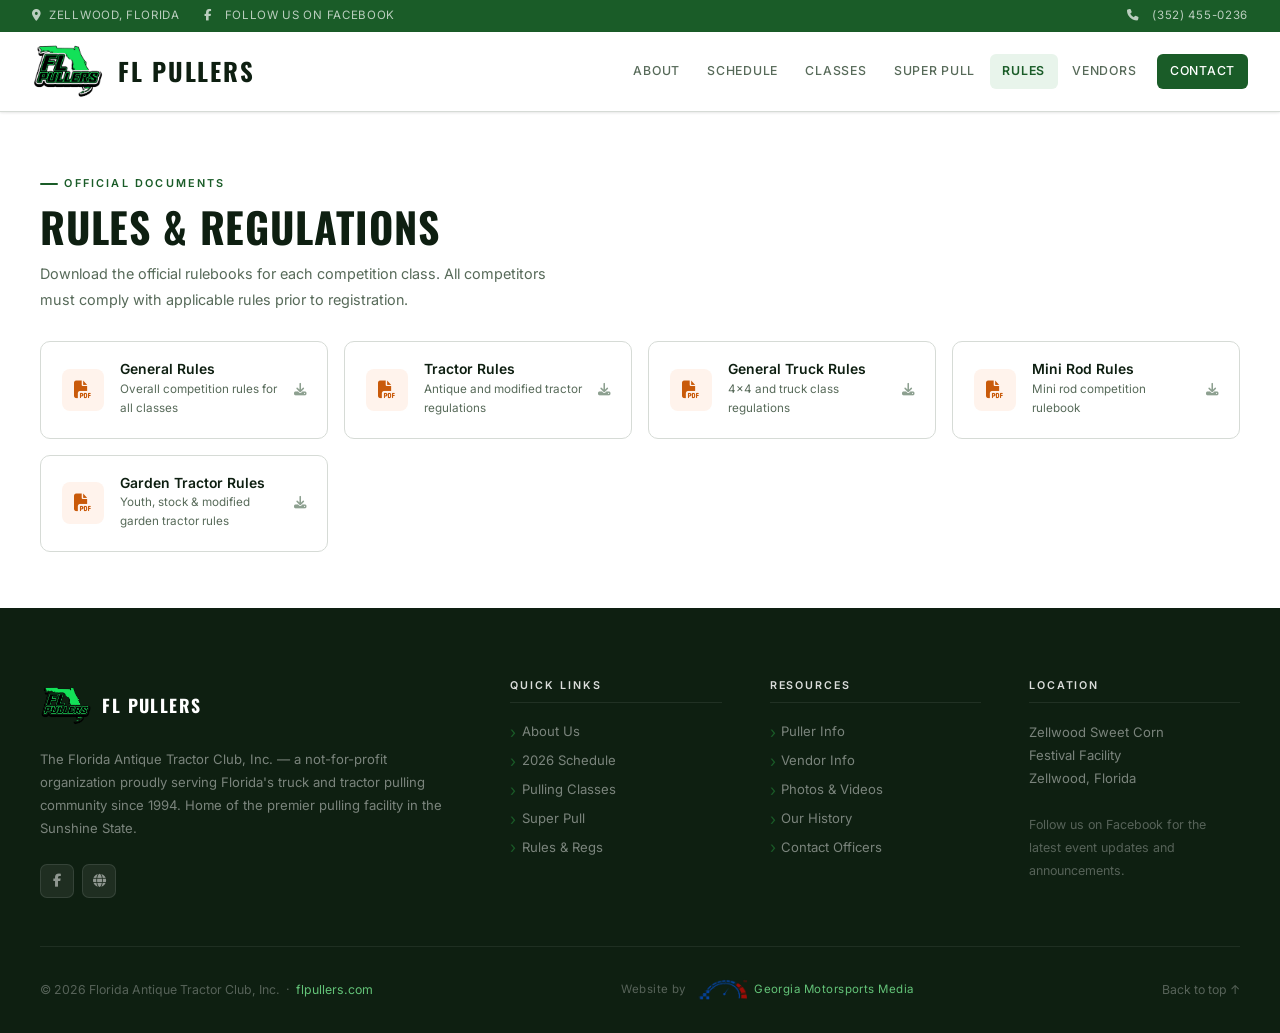
<file: rules.html>
﻿<!DOCTYPE html>
<html lang="en">
<head>
    <meta charset="UTF-8">
    <meta name="viewport" content="width=device-width, initial-scale=1.0">
    <title>Rules &amp; Regulations — FL Pullers | Florida Antique Tractor Club</title>
    <meta name="description" content="Download the official FL Pullers rulebooks for each competition class including general rules, tractor rules, truck rules, mini rod rules, and garden tractor rules.">
    <link rel="preconnect" href="https://fonts.googleapis.com">
    <link rel="preconnect" href="https://fonts.gstatic.com" crossorigin>
    <link href="https://fonts.googleapis.com/css2?family=Inter:wght@300;400;500;600;700&family=Oswald:wght@500;600;700&display=swap" rel="stylesheet">
    <link rel="stylesheet" href="https://cdnjs.cloudflare.com/ajax/libs/font-awesome/6.5.1/css/all.min.css">
    <link rel="stylesheet" href="styles.css">
    <!-- Google Analytics: paste your GA4 <script> tag here once you have a Measurement ID from analytics.google.com -->
</head>
<body>

<!-- TOPBAR -->
<div class="topbar">
    <div class="topbar-left">
        <span><i class="fas fa-map-marker-alt"></i>&nbsp; Zellwood, Florida</span>
        <a href="https://www.facebook.com/FLPULLERS" target="_blank" rel="noopener"><i class="fab fa-facebook-f"></i>&nbsp; Follow us on Facebook</a>
    </div>
    <div class="topbar-right">
        <a href="tel:3524550236"><i class="fas fa-phone"></i>&nbsp; (352) 455-0236</a>
    </div>
</div>

<!-- NAVBAR -->
<nav id="navbar">
    <a href="index.html" class="nav-logo">
        <div class="nav-logo-icon"><img src="images/flLogo.png" alt="FL Pullers Logo"></div>
        <div>
            <div class="nav-logo-text">FL PULLERS</div>
        </div>
    </a>
    <ul class="nav-links" id="navLinks">
        <li><a href="about.html">About</a></li>
        <li><a href="schedule.html">Schedule</a></li>
        <li><a href="classes.html">Classes</a></li>
        <li><a href="superpull.html">Super Pull</a></li>
        <li><a href="rules.html" class="active">Rules</a></li>
        <li><a href="vendors.html">Vendors</a></li>
        <li><a href="contact.html" class="nav-cta">Contact</a></li>
    </ul>
    <button class="hamburger" id="hamburger" aria-label="Open menu" onclick="toggleNav()">
        <span></span><span></span><span></span>
    </button>
</nav>

<!-- RULES -->
<section class="section section-alt">
    <div class="section-inner">
        <div class="section-header">
            <div class="eyebrow">Official Documents</div>
            <h2 class="section-title">Rules &amp; Regulations</h2>
            <p class="section-sub">Download the official rulebooks for each competition class. All competitors must comply with applicable rules prior to registration.</p>
        </div>
        <div class="rules-grid">
            <a href="rules/General-Rules.pdf" target="_blank" rel="noopener" class="rule-card">
                <div class="rule-ico"><i class="fas fa-file-pdf"></i></div>
                <div class="rule-info"><h3>General Rules</h3><p>Overall competition rules for all classes</p></div>
                <div class="rule-arr"><i class="fas fa-download"></i></div>
            </a>
            <a href="rules/Tractor-Rules.pdf" target="_blank" rel="noopener" class="rule-card">
                <div class="rule-ico"><i class="fas fa-file-pdf"></i></div>
                <div class="rule-info"><h3>Tractor Rules</h3><p>Antique and modified tractor regulations</p></div>
                <div class="rule-arr"><i class="fas fa-download"></i></div>
            </a>
            <a href="rules/General-Truck-Rules.pdf" target="_blank" rel="noopener" class="rule-card">
                <div class="rule-ico"><i class="fas fa-file-pdf"></i></div>
                <div class="rule-info"><h3>General Truck Rules</h3><p>4&times;4 and truck class regulations</p></div>
                <div class="rule-arr"><i class="fas fa-download"></i></div>
            </a>
            <a href="rules/Mini-Rod-Rules1.pdf" target="_blank" rel="noopener" class="rule-card">
                <div class="rule-ico"><i class="fas fa-file-pdf"></i></div>
                <div class="rule-info"><h3>Mini Rod Rules</h3><p>Mini rod competition rulebook</p></div>
                <div class="rule-arr"><i class="fas fa-download"></i></div>
            </a>
            <a href="rules/Garden-Tractor-General-rules.pdf" target="_blank" rel="noopener" class="rule-card">
                <div class="rule-ico"><i class="fas fa-file-pdf"></i></div>
                <div class="rule-info"><h3>Garden Tractor Rules</h3><p>Youth, stock &amp; modified garden tractor rules</p></div>
                <div class="rule-arr"><i class="fas fa-download"></i></div>
            </a>
        </div>
    </div>
</section>

<!-- FOOTER -->
<footer>
    <div class="footer-grid">
        <div>
            <div class="footer-logo">
                <div class="footer-logo-icon"><img src="images/flLogo.png" alt="FL Pullers Logo"></div>
                <div>
                    <div class="footer-logo-text">FL PULLERS</div>
                </div>
            </div>
            <p class="footer-brand-text">The Florida Antique Tractor Club, Inc. — a not-for-profit organization proudly serving Florida's truck and tractor pulling community since 1994. Home of the premier pulling facility in the Sunshine State.</p>
            <div class="socials">
                <a href="https://www.facebook.com/FLPULLERS" target="_blank" rel="noopener" class="social-btn" title="Facebook"><i class="fab fa-facebook-f"></i></a>
                <a href="https://www.flpullers.com" target="_blank" rel="noopener" class="social-btn" title="Official Website"><i class="fas fa-globe"></i></a>
            </div>
        </div>
        <div class="footer-col">
            <h4>Quick Links</h4>
            <ul class="footer-list">
                <li><a href="about.html">About Us</a></li>
                <li><a href="schedule.html">2026 Schedule</a></li>
                <li><a href="classes.html">Pulling Classes</a></li>
                <li><a href="superpull.html">Super Pull</a></li>
                <li><a href="rules.html">Rules &amp; Regs</a></li>
            </ul>
        </div>
        <div class="footer-col">
            <h4>Resources</h4>
            <ul class="footer-list">
                <li><a href="https://www.flpullers.com/puller-info/" target="_blank" rel="noopener">Puller Info</a></li>
                <li><a href="https://www.flpullers.com/vendor-info/" target="_blank" rel="noopener">Vendor Info</a></li>
                <li><a href="https://www.flpullers.com/pictures-and-videos/" target="_blank" rel="noopener">Photos &amp; Videos</a></li>
                <li><a href="https://www.flpullers.com/our-history/" target="_blank" rel="noopener">Our History</a></li>
                <li><a href="contact.html">Contact Officers</a></li>
            </ul>
        </div>
        <div class="footer-col">
            <h4>Location</h4>
            <p class="footer-addr">Zellwood Sweet Corn<br>Festival Facility<br>Zellwood, Florida<br><br><span style="color:rgba(255,255,255,.3);font-size:.78rem;">Follow us on Facebook for the latest event updates and announcements.</span></p>
        </div>
    </div>
    <div class="footer-bar">
        <p>&copy; 2026 Florida Antique Tractor Club, Inc. &nbsp;&middot;&nbsp; <a href="https://www.flpullers.com" target="_blank" rel="noopener">flpullers.com</a></p>
        <div class="footer-built-by">Website by&nbsp;<a href="https://georgiamotorsportsmedia.com" target="_blank" rel="noopener"><img src="images/gmm.png" alt="Georgia Motorsports Media"> Georgia Motorsports Media</a></div>
        <a href="#" class="back-top">Back to top &uarr;</a>
    </div>
</footer>

<script>
    const navbar    = document.getElementById('navbar');
    const hamburger = document.getElementById('hamburger');
    const navLinks  = document.getElementById('navLinks');

    function toggleNav() {
        const open = navLinks.classList.toggle('open');
        hamburger.classList.toggle('open', open);
        hamburger.setAttribute('aria-label', open ? 'Close menu' : 'Open menu');
    }

    window.addEventListener('scroll', () => {
        navbar.classList.toggle('elevated', window.scrollY > 10);
    });
</script>
</body>
</html>
</file>
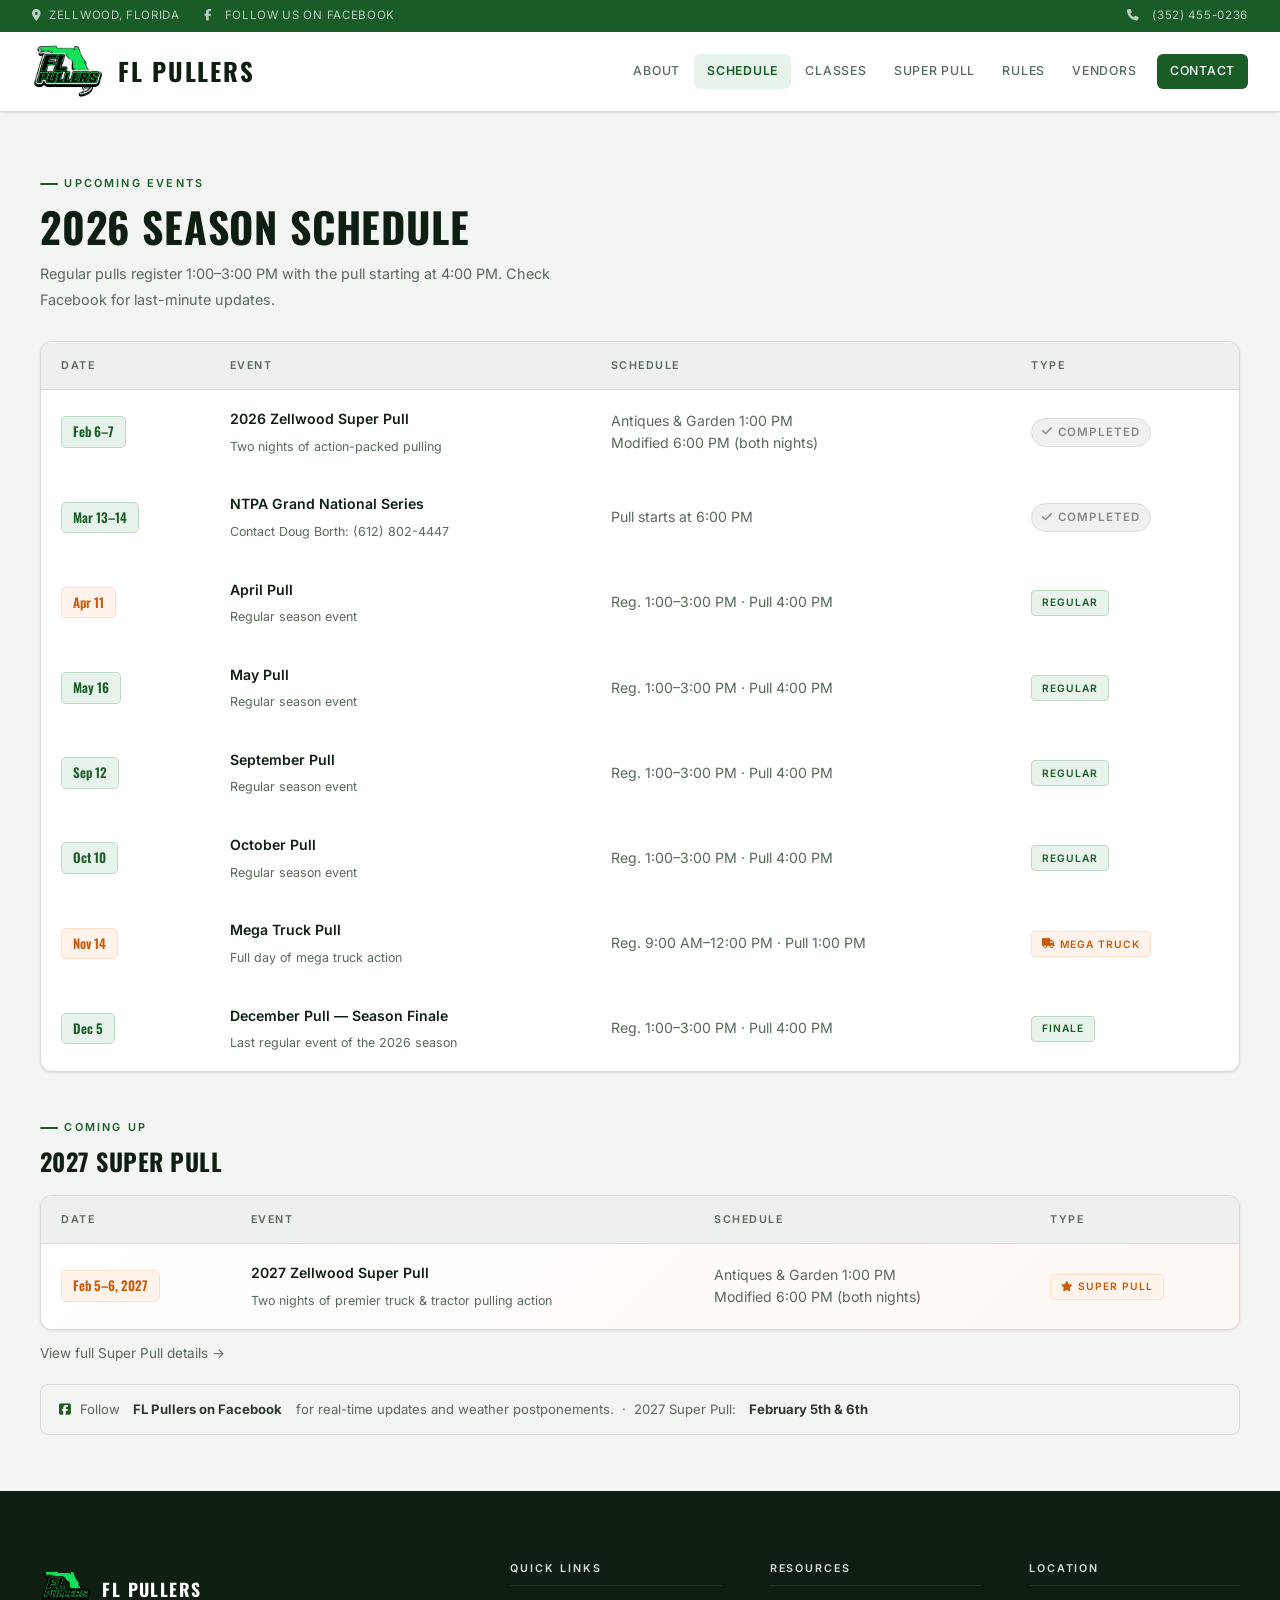
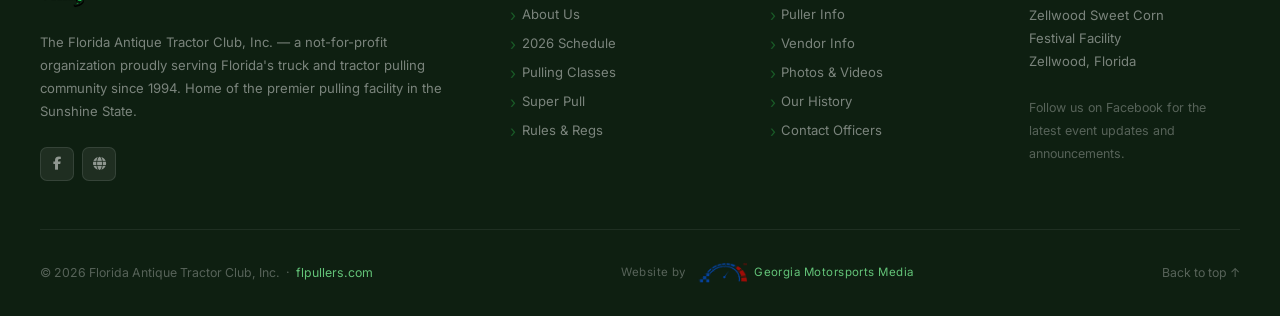
<file: schedule.html>
﻿<!DOCTYPE html>
<html lang="en">
<head>
    <meta charset="UTF-8">
    <meta name="viewport" content="width=device-width, initial-scale=1.0">
    <title>2026 Schedule — FL Pullers | Florida Antique Tractor Club</title>
    <meta name="description" content="View the full 2026 FL Pullers event schedule. Regular pulls, NTPA Grand National Series, Mega Truck Pull, and the Zellwood Super Pull.">
    <link rel="preconnect" href="https://fonts.googleapis.com">
    <link rel="preconnect" href="https://fonts.gstatic.com" crossorigin>
    <link href="https://fonts.googleapis.com/css2?family=Inter:wght@300;400;500;600;700&family=Oswald:wght@500;600;700&display=swap" rel="stylesheet">
    <link rel="stylesheet" href="https://cdnjs.cloudflare.com/ajax/libs/font-awesome/6.5.1/css/all.min.css">
    <link rel="stylesheet" href="styles.css">
    <!-- Google Analytics: paste your GA4 <script> tag here once you have a Measurement ID from analytics.google.com -->
</head>
<body>

<!-- TOPBAR -->
<div class="topbar">
    <div class="topbar-left">
        <span><i class="fas fa-map-marker-alt"></i>&nbsp; Zellwood, Florida</span>
        <a href="https://www.facebook.com/FLPULLERS" target="_blank" rel="noopener"><i class="fab fa-facebook-f"></i>&nbsp; Follow us on Facebook</a>
    </div>
    <div class="topbar-right">
        <a href="tel:3524550236"><i class="fas fa-phone"></i>&nbsp; (352) 455-0236</a>
    </div>
</div>

<!-- NAVBAR -->
<nav id="navbar">
    <a href="index.html" class="nav-logo">
        <div class="nav-logo-icon"><img src="images/flLogo.png" alt="FL Pullers Logo"></div>
        <div>
            <div class="nav-logo-text">FL PULLERS</div>
        </div>
    </a>
    <ul class="nav-links" id="navLinks">
        <li><a href="about.html">About</a></li>
        <li><a href="schedule.html" class="active">Schedule</a></li>
        <li><a href="classes.html">Classes</a></li>
        <li><a href="superpull.html">Super Pull</a></li>
        <li><a href="rules.html">Rules</a></li>
        <li><a href="vendors.html">Vendors</a></li>
        <li><a href="contact.html" class="nav-cta">Contact</a></li>
    </ul>
    <button class="hamburger" id="hamburger" aria-label="Open menu" onclick="toggleNav()">
        <span></span><span></span><span></span>
    </button>
</nav>

<!-- SCHEDULE -->
<section class="section">
    <div class="section-inner">
        <div class="section-header">
            <div class="eyebrow">Upcoming Events</div>
            <h2 class="section-title">2026 Season Schedule</h2>
            <p class="section-sub">Regular pulls register 1:00–3:00 PM with the pull starting at 4:00 PM. Check Facebook for last-minute updates.</p>
        </div>

        <table class="schedule-table">
            <thead>
                <tr>
                    <th>Date</th>
                    <th>Event</th>
                    <th>Schedule</th>
                    <th>Type</th>
                </tr>
            </thead>
            <tbody>
                <tr class="evt-past">
                    <td data-label="Date"><span class="date-chip">Feb 6&ndash;7</span></td>
                    <td data-label="Event"><span class="evt-name">2026 Zellwood Super Pull</span><span class="evt-note">Two nights of action-packed pulling</span></td>
                    <td data-label="Schedule" class="evt-time">Antiques &amp; Garden 1:00 PM<br>Modified 6:00 PM (both nights)</td>
                    <td data-label="Type"><span class="badge badge-past"><i class="fas fa-check"></i> Completed</span></td>
                </tr>
                <tr class="evt-past">
                    <td data-label="Date"><span class="date-chip">Mar 13&ndash;14</span></td>
                    <td data-label="Event"><span class="evt-name">NTPA Grand National Series</span><span class="evt-note">Contact Doug Borth: (612) 802-4447</span></td>
                    <td data-label="Schedule" class="evt-time">Pull starts at 6:00 PM</td>
                    <td data-label="Type"><span class="badge badge-past"><i class="fas fa-check"></i> Completed</span></td>
                </tr>
                <tr class="evt-next">
                    <td data-label="Date"><span class="date-chip hot">Apr 11</span>
                    <td data-label="Event"><span class="evt-name">April Pull</span><span class="evt-note">Regular season event</span></td>
                    <td data-label="Schedule" class="evt-time">Reg. 1:00&ndash;3:00 PM &middot; Pull 4:00 PM</td>
                    <td data-label="Type"><span class="badge badge-green">Regular</span></td>
                </tr>
                <tr>
                    <td data-label="Date"><span class="date-chip">May 16</span></td>
                    <td data-label="Event"><span class="evt-name">May Pull</span><span class="evt-note">Regular season event</span></td>
                    <td data-label="Schedule" class="evt-time">Reg. 1:00&ndash;3:00 PM &middot; Pull 4:00 PM</td>
                    <td data-label="Type"><span class="badge badge-green">Regular</span></td>
                </tr>
                <tr>
                    <td data-label="Date"><span class="date-chip">Sep 12</span></td>
                    <td data-label="Event"><span class="evt-name">September Pull</span><span class="evt-note">Regular season event</span></td>
                    <td data-label="Schedule" class="evt-time">Reg. 1:00&ndash;3:00 PM &middot; Pull 4:00 PM</td>
                    <td data-label="Type"><span class="badge badge-green">Regular</span></td>
                </tr>
                <tr>
                    <td data-label="Date"><span class="date-chip">Oct 10</span></td>
                    <td data-label="Event"><span class="evt-name">October Pull</span><span class="evt-note">Regular season event</span></td>
                    <td data-label="Schedule" class="evt-time">Reg. 1:00&ndash;3:00 PM &middot; Pull 4:00 PM</td>
                    <td data-label="Type"><span class="badge badge-green">Regular</span></td>
                </tr>
                <tr>
                    <td data-label="Date"><span class="date-chip hot">Nov 14</span></td>
                    <td data-label="Event"><span class="evt-name">Mega Truck Pull</span><span class="evt-note">Full day of mega truck action</span></td>
                    <td data-label="Schedule" class="evt-time">Reg. 9:00 AM&ndash;12:00 PM &middot; Pull 1:00 PM</td>
                    <td data-label="Type"><span class="badge badge-orange"><i class="fas fa-truck"></i> Mega Truck</span></td>
                </tr>
                <tr>
                    <td data-label="Date"><span class="date-chip">Dec 5</span></td>
                    <td data-label="Event"><span class="evt-name">December Pull &mdash; Season Finale</span><span class="evt-note">Last regular event of the 2026 season</span></td>
                    <td data-label="Schedule" class="evt-time">Reg. 1:00&ndash;3:00 PM &middot; Pull 4:00 PM</td>
                    <td data-label="Type"><span class="badge badge-green">Finale</span></td>
                </tr>
            </tbody>
        </table>

        <!-- 2027 SUPER PULL -->
        <div style="margin-top:2.5rem;">
            <div class="section-header" style="margin-bottom:1.25rem;">
                <div class="eyebrow">Coming Up</div>
                <h2 class="section-title" style="font-size:1.5rem;">2027 Super Pull</h2>
            </div>
            <table class="schedule-table">
                <thead>
                    <tr>
                        <th>Date</th>
                        <th>Event</th>
                        <th>Schedule</th>
                        <th>Type</th>
                    </tr>
                </thead>
                <tbody>
                    <tr style="background:linear-gradient(135deg,#fff 0%,#fff8f4 100%);">
                        <td data-label="Date"><span class="date-chip hot">Feb 5&ndash;6, 2027</span></td>
                        <td data-label="Event"><span class="evt-name">2027 Zellwood Super Pull</span><span class="evt-note">Two nights of premier truck &amp; tractor pulling action</span></td>
                        <td data-label="Schedule" class="evt-time">Antiques &amp; Garden 1:00 PM<br>Modified 6:00 PM (both nights)</td>
                        <td data-label="Type"><span class="badge badge-orange"><i class="fas fa-star"></i> Super Pull</span></td>
                    </tr>
                </tbody>
            </table>
            <p style="margin-top:.75rem;font-size:.85rem;color:var(--text-muted);"><a href="superpull.html">View full Super Pull details &rarr;</a></p>
        </div>

        <div class="sched-note">
            <i class="fab fa-facebook-square"></i>
            Follow <strong style="margin:0 3px;color:var(--text-body)">FL Pullers on Facebook</strong> for real-time updates and weather postponements.
            &nbsp;&middot;&nbsp; 2027 Super Pull: <strong style="margin-left:3px;color:var(--text-body)">February 5th &amp; 6th</strong>
        </div>
    </div>
</section>

<!-- FOOTER -->
<footer>
    <div class="footer-grid">
        <div>
            <div class="footer-logo">
                <div class="footer-logo-icon"><img src="images/flLogo.png" alt="FL Pullers Logo"></div>
                <div>
                    <div class="footer-logo-text">FL PULLERS</div>
                </div>
            </div>
            <p class="footer-brand-text">The Florida Antique Tractor Club, Inc. — a not-for-profit organization proudly serving Florida's truck and tractor pulling community since 1994. Home of the premier pulling facility in the Sunshine State.</p>
            <div class="socials">
                <a href="https://www.facebook.com/FLPULLERS" target="_blank" rel="noopener" class="social-btn" title="Facebook"><i class="fab fa-facebook-f"></i></a>
                <a href="https://www.flpullers.com" target="_blank" rel="noopener" class="social-btn" title="Official Website"><i class="fas fa-globe"></i></a>
            </div>
        </div>
        <div class="footer-col">
            <h4>Quick Links</h4>
            <ul class="footer-list">
                <li><a href="about.html">About Us</a></li>
                <li><a href="schedule.html">2026 Schedule</a></li>
                <li><a href="classes.html">Pulling Classes</a></li>
                <li><a href="superpull.html">Super Pull</a></li>
                <li><a href="rules.html">Rules &amp; Regs</a></li>
            </ul>
        </div>
        <div class="footer-col">
            <h4>Resources</h4>
            <ul class="footer-list">
                <li><a href="https://www.flpullers.com/puller-info/" target="_blank" rel="noopener">Puller Info</a></li>
                <li><a href="https://www.flpullers.com/vendor-info/" target="_blank" rel="noopener">Vendor Info</a></li>
                <li><a href="https://www.flpullers.com/pictures-and-videos/" target="_blank" rel="noopener">Photos &amp; Videos</a></li>
                <li><a href="https://www.flpullers.com/our-history/" target="_blank" rel="noopener">Our History</a></li>
                <li><a href="contact.html">Contact Officers</a></li>
            </ul>
        </div>
        <div class="footer-col">
            <h4>Location</h4>
            <p class="footer-addr">Zellwood Sweet Corn<br>Festival Facility<br>Zellwood, Florida<br><br><span style="color:rgba(255,255,255,.3);font-size:.78rem;">Follow us on Facebook for the latest event updates and announcements.</span></p>
        </div>
    </div>
    <div class="footer-bar">
        <p>&copy; 2026 Florida Antique Tractor Club, Inc. &nbsp;&middot;&nbsp; <a href="https://www.flpullers.com" target="_blank" rel="noopener">flpullers.com</a></p>
        <div class="footer-built-by">Website by&nbsp;<a href="https://georgiamotorsportsmedia.com" target="_blank" rel="noopener"><img src="images/gmm.png" alt="Georgia Motorsports Media"> Georgia Motorsports Media</a></div>
        <a href="#" class="back-top">Back to top &uarr;</a>
    </div>
</footer>

<script>
    const navbar    = document.getElementById('navbar');
    const hamburger = document.getElementById('hamburger');
    const navLinks  = document.getElementById('navLinks');

    function toggleNav() {
        const open = navLinks.classList.toggle('open');
        hamburger.classList.toggle('open', open);
        hamburger.setAttribute('aria-label', open ? 'Close menu' : 'Open menu');
    }

    window.addEventListener('scroll', () => {
        navbar.classList.toggle('elevated', window.scrollY > 10);
    });
</script>
</body>
</html>
</file>
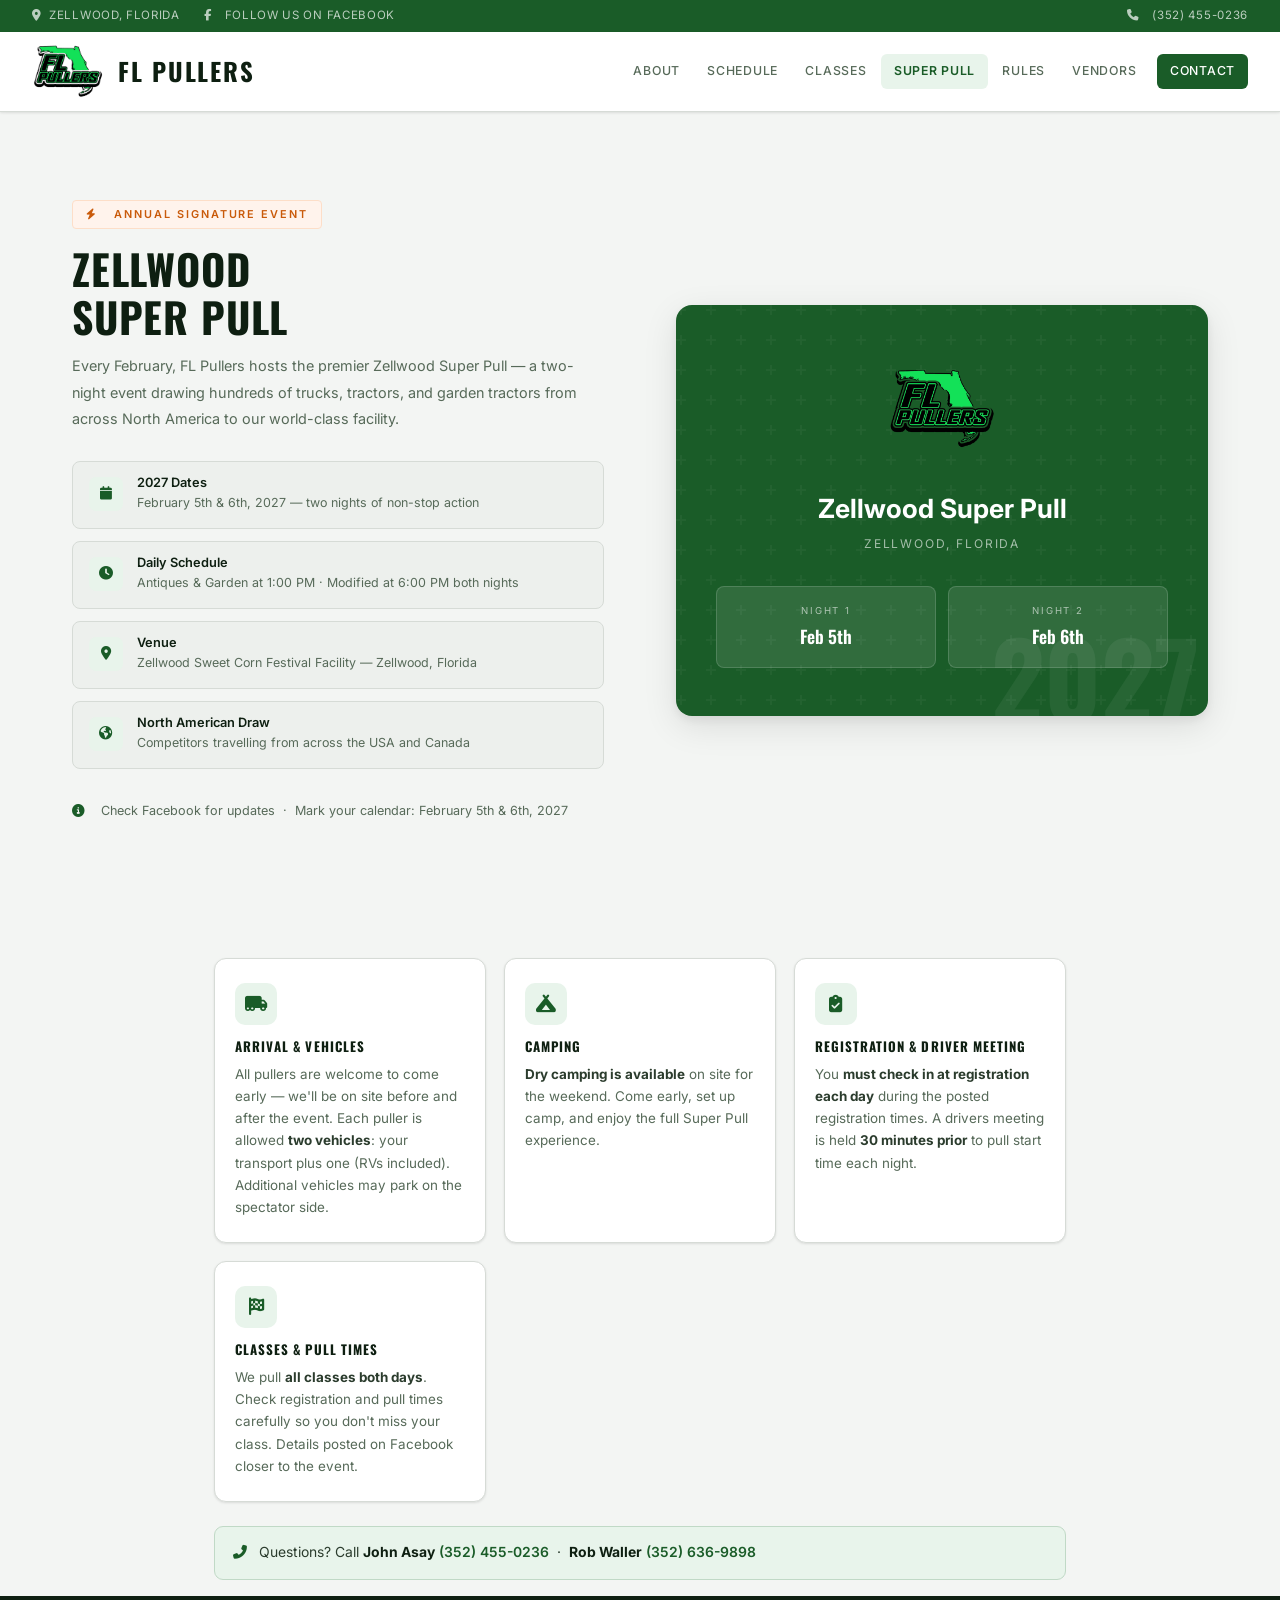
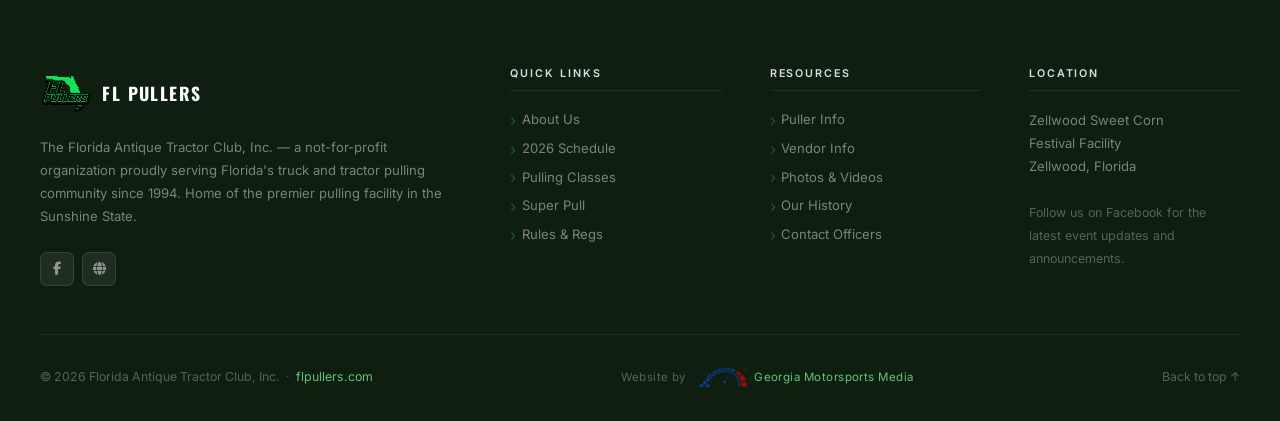
<file: superpull.html>
﻿<!DOCTYPE html>
<html lang="en">
<head>
    <meta charset="UTF-8">
    <meta name="viewport" content="width=device-width, initial-scale=1.0">
    <title>Zellwood Super Pull 2027 — FL Pullers | Florida Antique Tractor Club</title>
    <meta name="description" content="The 2027 Zellwood Super Pull — FL Pullers' premier annual two-night event. February 5th &amp; 6th, 2027 at the Zellwood Sweet Corn Festival Facility in Zellwood, Florida.">
    <link rel="preconnect" href="https://fonts.googleapis.com">
    <link rel="preconnect" href="https://fonts.gstatic.com" crossorigin>
    <link href="https://fonts.googleapis.com/css2?family=Inter:wght@300;400;500;600;700&family=Oswald:wght@500;600;700&display=swap" rel="stylesheet">
    <link rel="stylesheet" href="https://cdnjs.cloudflare.com/ajax/libs/font-awesome/6.5.1/css/all.min.css">
    <link rel="stylesheet" href="styles.css">
    <!-- Google Analytics: paste your GA4 <script> tag here once you have a Measurement ID from analytics.google.com -->
</head>
<body>

<!-- TOPBAR -->
<div class="topbar">
    <div class="topbar-left">
        <span><i class="fas fa-map-marker-alt"></i>&nbsp; Zellwood, Florida</span>
        <a href="https://www.facebook.com/FLPULLERS" target="_blank" rel="noopener"><i class="fab fa-facebook-f"></i>&nbsp; Follow us on Facebook</a>
    </div>
    <div class="topbar-right">
        <a href="tel:3524550236"><i class="fas fa-phone"></i>&nbsp; (352) 455-0236</a>
    </div>
</div>

<!-- NAVBAR -->
<nav id="navbar">
    <a href="index.html" class="nav-logo">
        <div class="nav-logo-icon"><img src="images/flLogo.png" alt="FL Pullers Logo"></div>
        <div>
            <div class="nav-logo-text">FL PULLERS</div>
        </div>
    </a>
    <ul class="nav-links" id="navLinks">
        <li><a href="about.html">About</a></li>
        <li><a href="schedule.html">Schedule</a></li>
        <li><a href="classes.html">Classes</a></li>
        <li><a href="superpull.html" class="active">Super Pull</a></li>
        <li><a href="rules.html">Rules</a></li>
        <li><a href="vendors.html">Vendors</a></li>
        <li><a href="contact.html" class="nav-cta">Contact</a></li>
    </ul>
    <button class="hamburger" id="hamburger" aria-label="Open menu" onclick="toggleNav()">
        <span></span><span></span><span></span>
    </button>
</nav>

<!-- SUPER PULL -->
<section style="background:var(--bg);">
    <div class="sp-wrap">
        <div>
            <div class="sp-kicker"><i class="fas fa-bolt"></i>&nbsp; Annual Signature Event</div>
            <h2 class="section-title" style="margin-bottom:.75rem;">Zellwood<br>Super Pull</h2>
            <p style="font-size:.9rem;color:var(--text-muted);line-height:1.85;margin-bottom:.5rem;">Every February, FL Pullers hosts the premier Zellwood Super Pull — a two-night event drawing hundreds of trucks, tractors, and garden tractors from across North America to our world-class facility.</p>
            <div class="sp-details">
                <div class="sp-row"><div class="sp-ico"><i class="fas fa-calendar"></i></div><div><h4>2027 Dates</h4><p>February 5th &amp; 6th, 2027 — two nights of non-stop action</p></div></div>
                <div class="sp-row"><div class="sp-ico"><i class="fas fa-clock"></i></div><div><h4>Daily Schedule</h4><p>Antiques &amp; Garden at 1:00 PM &middot; Modified at 6:00 PM both nights</p></div></div>
                <div class="sp-row"><div class="sp-ico"><i class="fas fa-map-marker-alt"></i></div><div><h4>Venue</h4><p>Zellwood Sweet Corn Festival Facility &mdash; Zellwood, Florida</p></div></div>
                <div class="sp-row"><div class="sp-ico"><i class="fas fa-globe-americas"></i></div><div><h4>North American Draw</h4><p>Competitors travelling from across the USA and Canada</p></div></div>
            </div>
            <div class="sp-footnote"><i class="fas fa-info-circle"></i>&nbsp; Check Facebook for updates &nbsp;&middot;&nbsp; Mark your calendar: February 5th &amp; 6th, 2027</div>
        </div>
        <div>
            <div class="sp-panel">
                <div class="sp-wm">2027</div>
                <div class="sp-circle"><img src="images/flLogo.png" alt="FL Pullers"></div>
                <div class="sp-panel-title">Zellwood Super Pull</div>
                <div class="sp-panel-loc">Zellwood, Florida</div>
                <div class="sp-nights">
                    <div class="sp-night"><div class="sp-nl">Night 1</div><div class="sp-nd">Feb 5th</div></div>
                    <div class="sp-night"><div class="sp-nl">Night 2</div><div class="sp-nd">Feb 6th</div></div>
                </div>
            </div>
        </div>
    </div>

    <!-- PULLER INFO CARDS -->
    <div class="sp-info-wrap">
        <div class="sp-info-grid">
            <div class="sp-info-card">
                <div class="sp-info-icon"><i class="fas fa-truck-moving"></i></div>
                <h4>Arrival &amp; Vehicles</h4>
                <p>All pullers are welcome to come early — we'll be on site before and after the event. Each puller is allowed <strong>two vehicles</strong>: your transport plus one (RVs included). Additional vehicles may park on the spectator side.</p>
            </div>
            <div class="sp-info-card">
                <div class="sp-info-icon"><i class="fas fa-campground"></i></div>
                <h4>Camping</h4>
                <p><strong>Dry camping is available</strong> on site for the weekend. Come early, set up camp, and enjoy the full Super Pull experience.</p>
            </div>
            <div class="sp-info-card">
                <div class="sp-info-icon"><i class="fas fa-clipboard-check"></i></div>
                <h4>Registration &amp; Driver Meeting</h4>
                <p>You <strong>must check in at registration each day</strong> during the posted registration times. A drivers meeting is held <strong>30 minutes prior</strong> to pull start time each night.</p>
            </div>
            <div class="sp-info-card">
                <div class="sp-info-icon"><i class="fas fa-flag-checkered"></i></div>
                <h4>Classes &amp; Pull Times</h4>
                <p>We pull <strong>all classes both days</strong>. Check registration and pull times carefully so you don't miss your class. Details posted on Facebook closer to the event.</p>
            </div>
        </div>

        <div class="sp-contact-bar">
            <i class="fas fa-phone-alt"></i>
            <span>Questions? Call <strong>John Asay</strong> <a href="tel:3524550236">(352) 455-0236</a> &nbsp;&middot;&nbsp; <strong>Rob Waller</strong> <a href="tel:3526369898">(352) 636-9898</a></span>
        </div>
    </div>
</section>

<!-- FOOTER -->
<footer>
    <div class="footer-grid">
        <div>
            <div class="footer-logo">
                <div class="footer-logo-icon"><img src="images/flLogo.png" alt="FL Pullers Logo"></div>
                <div>
                    <div class="footer-logo-text">FL PULLERS</div>
                </div>
            </div>
            <p class="footer-brand-text">The Florida Antique Tractor Club, Inc. — a not-for-profit organization proudly serving Florida's truck and tractor pulling community since 1994. Home of the premier pulling facility in the Sunshine State.</p>
            <div class="socials">
                <a href="https://www.facebook.com/FLPULLERS" target="_blank" rel="noopener" class="social-btn" title="Facebook"><i class="fab fa-facebook-f"></i></a>
                <a href="https://www.flpullers.com" target="_blank" rel="noopener" class="social-btn" title="Official Website"><i class="fas fa-globe"></i></a>
            </div>
        </div>
        <div class="footer-col">
            <h4>Quick Links</h4>
            <ul class="footer-list">
                <li><a href="about.html">About Us</a></li>
                <li><a href="schedule.html">2026 Schedule</a></li>
                <li><a href="classes.html">Pulling Classes</a></li>
                <li><a href="superpull.html">Super Pull</a></li>
                <li><a href="rules.html">Rules &amp; Regs</a></li>
            </ul>
        </div>
        <div class="footer-col">
            <h4>Resources</h4>
            <ul class="footer-list">
                <li><a href="https://www.flpullers.com/puller-info/" target="_blank" rel="noopener">Puller Info</a></li>
                <li><a href="https://www.flpullers.com/vendor-info/" target="_blank" rel="noopener">Vendor Info</a></li>
                <li><a href="https://www.flpullers.com/pictures-and-videos/" target="_blank" rel="noopener">Photos &amp; Videos</a></li>
                <li><a href="https://www.flpullers.com/our-history/" target="_blank" rel="noopener">Our History</a></li>
                <li><a href="contact.html">Contact Officers</a></li>
            </ul>
        </div>
        <div class="footer-col">
            <h4>Location</h4>
            <p class="footer-addr">Zellwood Sweet Corn<br>Festival Facility<br>Zellwood, Florida<br><br><span style="color:rgba(255,255,255,.3);font-size:.78rem;">Follow us on Facebook for the latest event updates and announcements.</span></p>
        </div>
    </div>
    <div class="footer-bar">
        <p>&copy; 2026 Florida Antique Tractor Club, Inc. &nbsp;&middot;&nbsp; <a href="https://www.flpullers.com" target="_blank" rel="noopener">flpullers.com</a></p>
        <div class="footer-built-by">Website by&nbsp;<a href="https://georgiamotorsportsmedia.com" target="_blank" rel="noopener"><img src="images/gmm.png" alt="Georgia Motorsports Media"> Georgia Motorsports Media</a></div>
        <a href="#" class="back-top">Back to top &uarr;</a>
    </div>
</footer>

<script>
    const navbar    = document.getElementById('navbar');
    const hamburger = document.getElementById('hamburger');
    const navLinks  = document.getElementById('navLinks');

    function toggleNav() {
        const open = navLinks.classList.toggle('open');
        hamburger.classList.toggle('open', open);
        hamburger.setAttribute('aria-label', open ? 'Close menu' : 'Open menu');
    }

    window.addEventListener('scroll', () => {
        navbar.classList.toggle('elevated', window.scrollY > 10);
    });
</script>
</body>
</html>
</file>
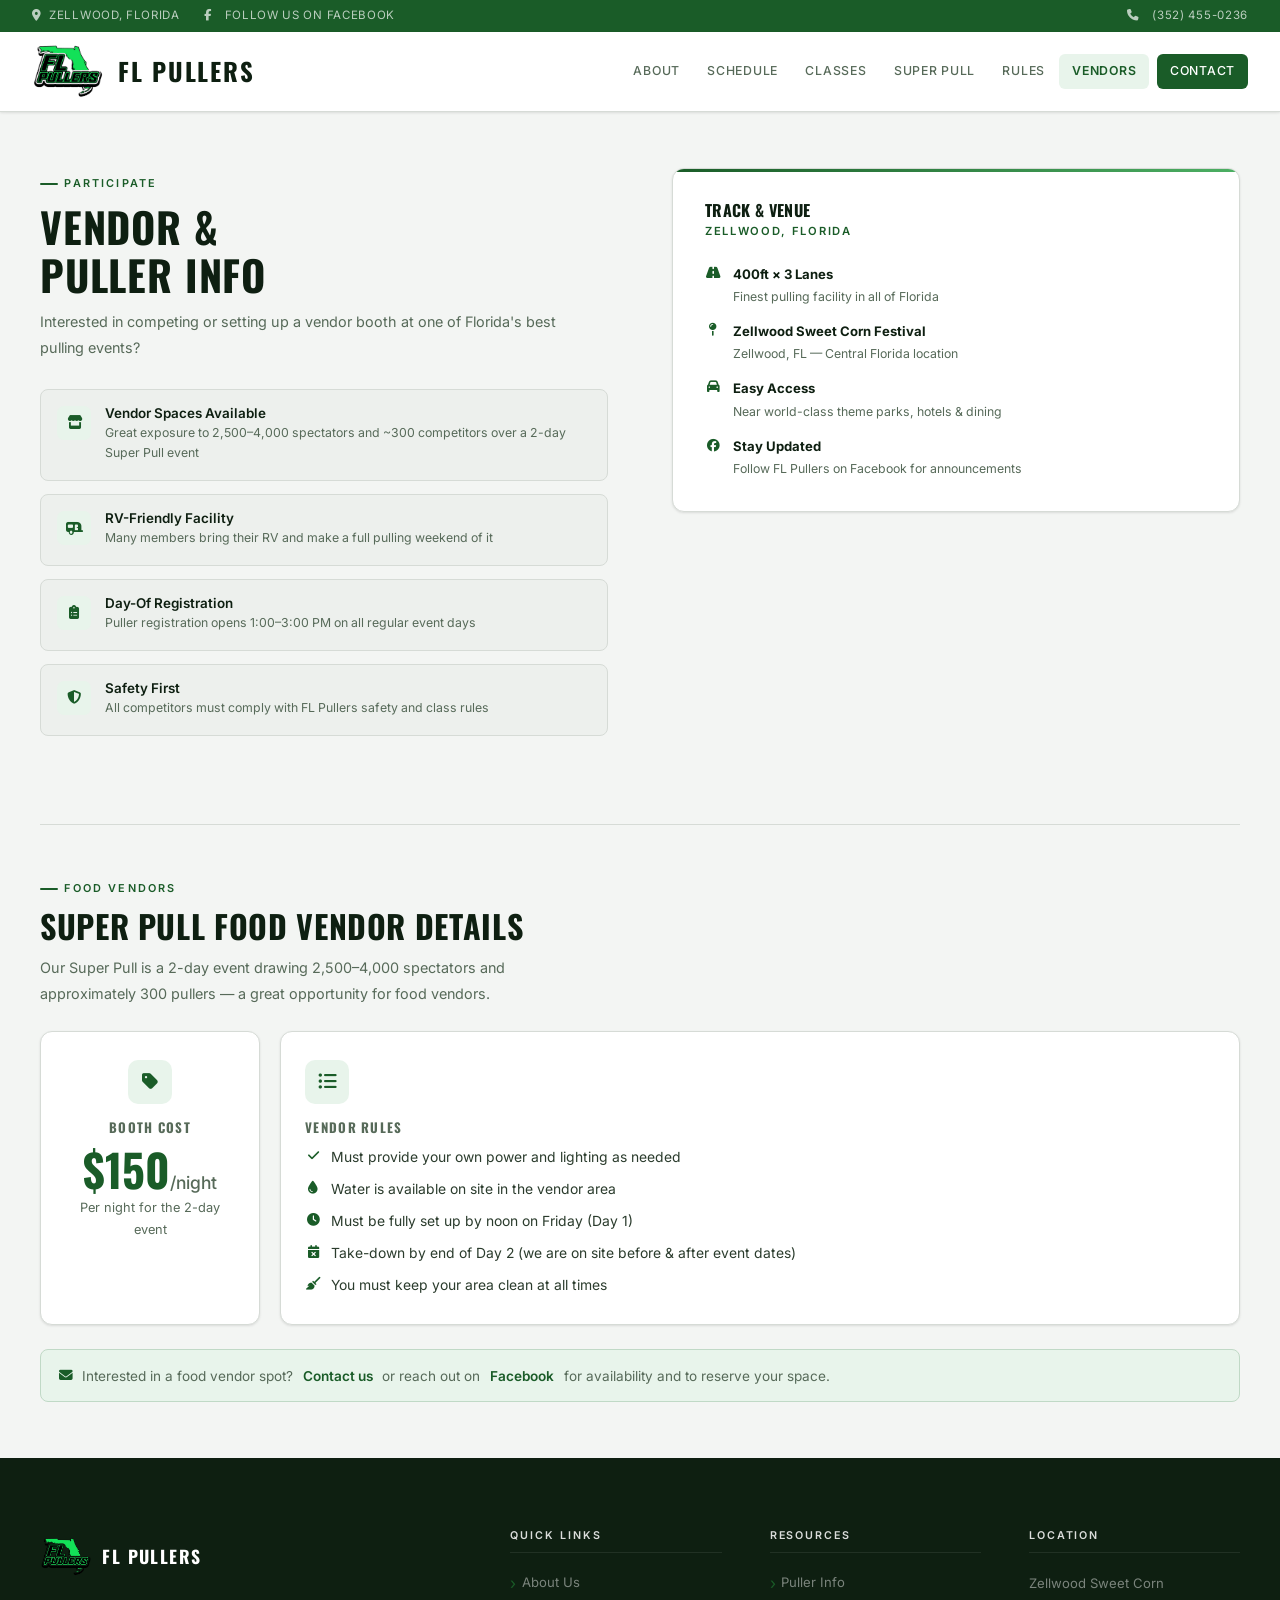
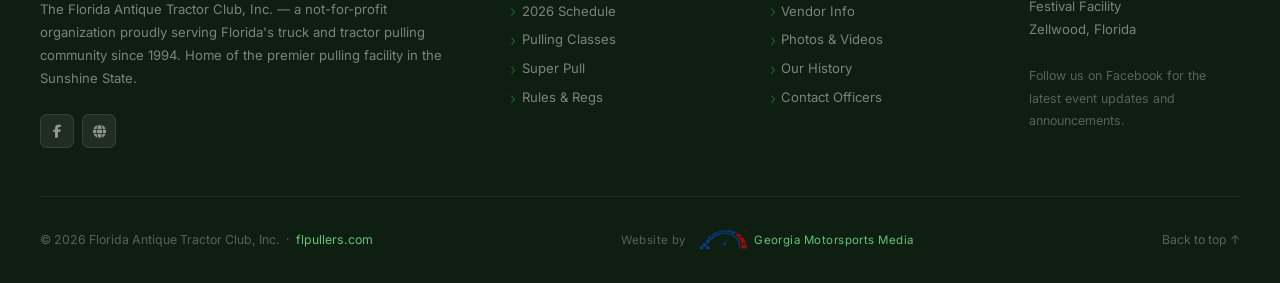
<file: vendors.html>
﻿<!DOCTYPE html>
<html lang="en">
<head>
    <meta charset="UTF-8">
    <meta name="viewport" content="width=device-width, initial-scale=1.0">
    <title>Vendor &amp; Puller Info — FL Pullers | Florida Antique Tractor Club</title>
    <meta name="description" content="Vendor and puller information for FL Pullers events. Learn about competing, setting up a vendor booth, RV facilities, and the Zellwood track.">
    <link rel="preconnect" href="https://fonts.googleapis.com">
    <link rel="preconnect" href="https://fonts.gstatic.com" crossorigin>
    <link href="https://fonts.googleapis.com/css2?family=Inter:wght@300;400;500;600;700&family=Oswald:wght@500;600;700&display=swap" rel="stylesheet">
    <link rel="stylesheet" href="https://cdnjs.cloudflare.com/ajax/libs/font-awesome/6.5.1/css/all.min.css">
    <link rel="stylesheet" href="styles.css">
    <!-- Google Analytics: paste your GA4 <script> tag here once you have a Measurement ID from analytics.google.com -->
</head>
<body>

<!-- TOPBAR -->
<div class="topbar">
    <div class="topbar-left">
        <span><i class="fas fa-map-marker-alt"></i>&nbsp; Zellwood, Florida</span>
        <a href="https://www.facebook.com/FLPULLERS" target="_blank" rel="noopener"><i class="fab fa-facebook-f"></i>&nbsp; Follow us on Facebook</a>
    </div>
    <div class="topbar-right">
        <a href="tel:3524550236"><i class="fas fa-phone"></i>&nbsp; (352) 455-0236</a>
    </div>
</div>

<!-- NAVBAR -->
<nav id="navbar">
    <a href="index.html" class="nav-logo">
        <div class="nav-logo-icon"><img src="images/flLogo.png" alt="FL Pullers Logo"></div>
        <div>
            <div class="nav-logo-text">FL PULLERS</div>
        </div>
    </a>
    <ul class="nav-links" id="navLinks">
        <li><a href="about.html">About</a></li>
        <li><a href="schedule.html">Schedule</a></li>
        <li><a href="classes.html">Classes</a></li>
        <li><a href="superpull.html">Super Pull</a></li>
        <li><a href="rules.html">Rules</a></li>
        <li><a href="vendors.html" class="active">Vendors</a></li>
        <li><a href="contact.html" class="nav-cta">Contact</a></li>
    </ul>
    <button class="hamburger" id="hamburger" aria-label="Open menu" onclick="toggleNav()">
        <span></span><span></span><span></span>
    </button>
</nav>

<!-- VENDOR & PULLER INFO -->
<section class="section">
    <div class="section-inner">
        <div class="vendor-layout">
            <div>
                <div class="section-header">
                    <div class="eyebrow">Participate</div>
                    <h2 class="section-title">Vendor &amp;<br>Puller Info</h2>
                    <p class="section-sub">Interested in competing or setting up a vendor booth at one of Florida's best pulling events?</p>
                </div>
                <div class="perks">
                    <div class="perk"><div class="perk-ico"><i class="fas fa-store"></i></div><div><h4>Vendor Spaces Available</h4><p>Great exposure to 2,500–4,000 spectators and ~300 competitors over a 2-day Super Pull event</p></div></div>
                    <div class="perk"><div class="perk-ico"><i class="fas fa-caravan"></i></div><div><h4>RV-Friendly Facility</h4><p>Many members bring their RV and make a full pulling weekend of it</p></div></div>
                    <div class="perk"><div class="perk-ico"><i class="fas fa-clipboard-list"></i></div><div><h4>Day-Of Registration</h4><p>Puller registration opens 1:00–3:00 PM on all regular event days</p></div></div>
                    <div class="perk"><div class="perk-ico"><i class="fas fa-shield-alt"></i></div><div><h4>Safety First</h4><p>All competitors must comply with FL Pullers safety and class rules</p></div></div>
                </div>

            </div>
            <div>
                <div class="venue-card">
                    <h3>Track &amp; Venue</h3>
                    <p class="venue-vc-sub">Zellwood, Florida</p>
                    <div class="venue-rows">
                        <div class="venue-row"><i class="fas fa-road"></i><div><strong>400ft &times; 3 Lanes</strong><p>Finest pulling facility in all of Florida</p></div></div>
                        <div class="venue-row"><i class="fas fa-map-pin"></i><div><strong>Zellwood Sweet Corn Festival</strong><p>Zellwood, FL &mdash; Central Florida location</p></div></div>
                        <div class="venue-row"><i class="fas fa-car"></i><div><strong>Easy Access</strong><p>Near world-class theme parks, hotels &amp; dining</p></div></div>
                        <div class="venue-row"><i class="fab fa-facebook"></i><div><strong>Stay Updated</strong><p>Follow FL Pullers on Facebook for announcements</p></div></div>
                    </div>
                </div>
            </div>
        </div>

        <!-- FOOD VENDOR SECTION -->
        <div class="vend-info-block">
            <div class="section-header" style="margin-bottom:1.5rem;">
                <div class="eyebrow">Food Vendors</div>
                <h2 class="section-title" style="font-size:clamp(1.5rem,3vw,2rem);">Super Pull Food Vendor Details</h2>
                <p class="section-sub">Our Super Pull is a 2-day event drawing 2,500–4,000 spectators and approximately 300 pullers — a great opportunity for food vendors.</p>
            </div>

            <div class="vend-info-grid">
                <div class="vend-info-card vend-price">
                    <div class="vend-info-icon"><i class="fas fa-tag"></i></div>
                    <h4>Booth Cost</h4>
                    <div class="vend-price-num">$150<span>/night</span></div>
                    <p>Per night for the 2-day event</p>
                </div>

                <div class="vend-info-card">
                    <div class="vend-info-icon"><i class="fas fa-list-ul"></i></div>
                    <h4>Vendor Rules</h4>
                    <ul class="vend-rules-list">
                        <li><i class="fas fa-check"></i> Must provide your own power and lighting as needed</li>
                        <li><i class="fas fa-tint"></i> Water is available on site in the vendor area</li>
                        <li><i class="fas fa-clock"></i> Must be fully set up by noon on Friday (Day 1)</li>
                        <li><i class="fas fa-calendar-times"></i> Take-down by end of Day 2 (we are on site before &amp; after event dates)</li>
                        <li><i class="fas fa-broom"></i> You must keep your area clean at all times</li>
                    </ul>
                </div>
            </div>

            <p class="vend-contact-note"><i class="fas fa-envelope"></i> Interested in a food vendor spot? <a href="contact.html">Contact us</a> or reach out on <a href="https://www.facebook.com/FLPULLERS" target="_blank" rel="noopener">Facebook</a> for availability and to reserve your space.</p>
        </div>
    </div>
</section>

<!-- FOOTER -->
<footer>
    <div class="footer-grid">
        <div>
            <div class="footer-logo">
                <div class="footer-logo-icon"><img src="images/flLogo.png" alt="FL Pullers Logo"></div>
                <div>
                    <div class="footer-logo-text">FL PULLERS</div>
                </div>
            </div>
            <p class="footer-brand-text">The Florida Antique Tractor Club, Inc. — a not-for-profit organization proudly serving Florida's truck and tractor pulling community since 1994. Home of the premier pulling facility in the Sunshine State.</p>
            <div class="socials">
                <a href="https://www.facebook.com/FLPULLERS" target="_blank" rel="noopener" class="social-btn" title="Facebook"><i class="fab fa-facebook-f"></i></a>
                <a href="https://www.flpullers.com" target="_blank" rel="noopener" class="social-btn" title="Official Website"><i class="fas fa-globe"></i></a>
            </div>
        </div>
        <div class="footer-col">
            <h4>Quick Links</h4>
            <ul class="footer-list">
                <li><a href="about.html">About Us</a></li>
                <li><a href="schedule.html">2026 Schedule</a></li>
                <li><a href="classes.html">Pulling Classes</a></li>
                <li><a href="superpull.html">Super Pull</a></li>
                <li><a href="rules.html">Rules &amp; Regs</a></li>
            </ul>
        </div>
        <div class="footer-col">
            <h4>Resources</h4>
            <ul class="footer-list">
                <li><a href="https://www.flpullers.com/puller-info/" target="_blank" rel="noopener">Puller Info</a></li>
                <li><a href="https://www.flpullers.com/vendor-info/" target="_blank" rel="noopener">Vendor Info</a></li>
                <li><a href="https://www.flpullers.com/pictures-and-videos/" target="_blank" rel="noopener">Photos &amp; Videos</a></li>
                <li><a href="https://www.flpullers.com/our-history/" target="_blank" rel="noopener">Our History</a></li>
                <li><a href="contact.html">Contact Officers</a></li>
            </ul>
        </div>
        <div class="footer-col">
            <h4>Location</h4>
            <p class="footer-addr">Zellwood Sweet Corn<br>Festival Facility<br>Zellwood, Florida<br><br><span style="color:rgba(255,255,255,.3);font-size:.78rem;">Follow us on Facebook for the latest event updates and announcements.</span></p>
        </div>
    </div>
    <div class="footer-bar">
        <p>&copy; 2026 Florida Antique Tractor Club, Inc. &nbsp;&middot;&nbsp; <a href="https://www.flpullers.com" target="_blank" rel="noopener">flpullers.com</a></p>
        <div class="footer-built-by">Website by&nbsp;<a href="https://georgiamotorsportsmedia.com" target="_blank" rel="noopener"><img src="images/gmm.png" alt="Georgia Motorsports Media"> Georgia Motorsports Media</a></div>
        <a href="#" class="back-top">Back to top &uarr;</a>
    </div>
</footer>

<script>
    const navbar    = document.getElementById('navbar');
    const hamburger = document.getElementById('hamburger');
    const navLinks  = document.getElementById('navLinks');

    function toggleNav() {
        const open = navLinks.classList.toggle('open');
        hamburger.classList.toggle('open', open);
        hamburger.setAttribute('aria-label', open ? 'Close menu' : 'Open menu');
    }

    window.addEventListener('scroll', () => {
        navbar.classList.toggle('elevated', window.scrollY > 10);
    });
</script>
</body>
</html>
</file>
<file: styles.css>
/* ================================================================
   DESIGN TOKENS
================================================================ */
:root {
    --green:        #1a5c28;
    --green-hover:  #154a21;
    --green-light:  #e8f4eb;
    --green-mid:    #c0d9c6;
    --orange:       #c95a0a;
    --orange-light: #fff3ec;
    --orange-mid:   #fddec8;
    --white:        #ffffff;
    --bg:           #f3f5f3;
    --bg-alt:       #edf0ed;
    --surface:      #ffffff;
    --border:       #d6dbd6;
    --border-dark:  #b4bfb4;
    --text-heading: #0e1f11;
    --text-body:    #2b3c2d;
    --text-muted:   #576a59;
    --text-light:   #8da090;
    --shadow-sm:    0 1px 3px rgba(0,0,0,.07), 0 1px 2px rgba(0,0,0,.04);
    --shadow-md:    0 4px 12px rgba(0,0,0,.09), 0 2px 4px rgba(0,0,0,.05);
    --shadow-lg:    0 10px 34px rgba(0,0,0,.10), 0 4px 8px rgba(0,0,0,.06);
}

/* ================================================================
   RESET & BASE
================================================================ */
*, *::before, *::after { margin: 0; padding: 0; box-sizing: border-box; }
html { scroll-behavior: smooth; }
body {
    background: var(--bg);
    color: var(--text-body);
    font-family: 'Inter', sans-serif;
    font-size: 15px;
    line-height: 1.65;
    overflow-x: hidden;
    -webkit-font-smoothing: antialiased;
}
h1,h2,h3,h4,h5 {
    font-family: 'Oswald', sans-serif;
    font-weight: 700;
    letter-spacing: 0.02em;
    text-transform: uppercase;
    color: var(--text-heading);
    line-height: 1.15;
}
a { color: inherit; text-decoration: none; }
img { max-width: 100%; display: block; }

::-webkit-scrollbar { width: 5px; }
::-webkit-scrollbar-track { background: var(--bg); }
::-webkit-scrollbar-thumb { background: var(--border-dark); border-radius: 3px; }

/* ================================================================
   TOPBAR
================================================================ */
.topbar {
    background: var(--green);
    padding: 0.4rem 2rem;
    display: flex;
    align-items: center;
    justify-content: space-between;
    font-size: 0.72rem;
    color: rgba(255,255,255,.7);
    letter-spacing: 0.06em;
    text-transform: uppercase;
}
.topbar a {
    color: rgba(255,255,255,.7);
    display: inline-flex;
    align-items: center;
    gap: 0.35rem;
    transition: color .2s;
}
.topbar a:hover { color: #fff; }
.topbar-left, .topbar-right { display: flex; align-items: center; gap: 1.5rem; }

/* ================================================================
   NAVBAR
================================================================ */
#navbar {
    position: sticky;
    top: 0;
    z-index: 900;
    background: var(--white);
    border-bottom: 1px solid var(--border);
    box-shadow: var(--shadow-sm);
    height: 80px;
    display: flex;
    align-items: center;
    justify-content: space-between;
    padding: 0 2rem;
    transition: box-shadow .25s;
}
#navbar.elevated { box-shadow: var(--shadow-md); }

.nav-logo {
    display: flex; align-items: center; gap: 0.85rem; flex-shrink: 0;
}
.nav-logo-icon {
    width: 72px; height: 72px; border-radius: 6px;
    background: none;
    display: flex; align-items: center; justify-content: center;
    flex-shrink: 0;
    overflow: hidden; padding: 0;
}
.nav-logo-icon img { width: 100%; height: 100%; object-fit: contain; display: block; }
.nav-logo-text {
    font-family: 'Oswald', sans-serif;
    font-size: 1.55rem; font-weight: 700;
    color: var(--text-heading); letter-spacing: 0.08em; line-height: 1;
}
.nav-logo-sub {
    font-family: 'Inter', sans-serif;
    font-weight: 400; font-size: 0.76rem;
    letter-spacing: 0.07em; color: var(--text-muted);
    text-transform: uppercase; margin-top: 0.2rem;
}

.nav-links {
    display: flex; list-style: none; align-items: center; gap: 0.1rem;
}
.nav-links a {
    display: block;
    padding: 0.45rem 0.8rem;
    font-size: 0.77rem; font-weight: 500;
    letter-spacing: 0.06em; text-transform: uppercase;
    color: var(--text-muted); border-radius: 6px;
    transition: background .2s, color .2s;
}
.nav-links a:hover { color: var(--green); background: var(--green-light); }
.nav-links a.active { color: var(--green); background: var(--green-light); font-weight: 600; }
.nav-links .nav-cta {
    background: var(--green); color: #fff !important;
    margin-left: 0.4rem; border-radius: 6px;
}
.nav-links .nav-cta:hover { background: var(--green-hover); }
.nav-links .nav-cta.active { background: var(--green-hover); }

.hamburger {
    display: none; flex-direction: column; gap: 5px;
    cursor: pointer; padding: 5px; background: none; border: none;
}
.hamburger span {
    display: block; width: 22px; height: 2px;
    background: var(--text-heading); border-radius: 2px;
    transition: transform .3s, opacity .3s;
}
.hamburger.open span:nth-child(1) { transform: translateY(7px) rotate(45deg); }
.hamburger.open span:nth-child(2) { opacity: 0; }
.hamburger.open span:nth-child(3) { transform: translateY(-7px) rotate(-45deg); }

/* ================================================================
   HERO
================================================================ */
#home {
    background: var(--white);
    border-bottom: 1px solid var(--border);
    padding: 3rem 2rem 3rem;
    position: relative;
    overflow: hidden;
}
#home::after {
    content: '';
    position: absolute;
    top: 0; right: 0;
    width: 42%; height: 100%;
    background: var(--green-light);
    clip-path: polygon(16% 0, 100% 0, 100% 100%, 0% 100%);
    pointer-events: none;
}
.hero-inner {
    position: relative; z-index: 2;
    max-width: 1200px; margin: 0 auto;
    display: grid; grid-template-columns: 1fr 1fr;
    gap: 2.5rem; align-items: center;
}
.hero-eyebrow {
    display: inline-flex; align-items: center; gap: 0.5rem;
    background: var(--green-light); border: 1px solid var(--green-mid);
    color: var(--green);
    padding: 0.3rem 0.85rem; border-radius: 4px;
    font-size: 0.7rem; font-weight: 600;
    letter-spacing: 0.14em; text-transform: uppercase;
    margin-bottom: 1.25rem;
}
.hero-h1 {
    font-size: clamp(2.8rem, 6vw, 5.5rem);
    line-height: 0.95; margin-bottom: 1rem;
    color: var(--text-heading);
}
.hero-h1 .accent { color: var(--green); display: block; }
.hero-h1 .sub {
    display: block;
    font-size: 0.38em; font-family: 'Inter', sans-serif;
    font-weight: 400; letter-spacing: 0.15em;
    text-transform: uppercase; color: var(--text-muted); margin-top: 0.55rem;
}
.hero-logo {
    margin-bottom: .75rem;
}
.hero-logo img {
    width: clamp(140px, 22vw, 260px);
    height: auto;
    object-fit: contain;
    display: block;
}
.hero-desc {
    font-size: 0.9rem; color: var(--text-muted);
    line-height: 1.7; max-width: 460px; margin-bottom: 1.25rem;
}
.hero-btns { display: flex; gap: 0.75rem; flex-wrap: wrap; }

/* Buttons */
.btn {
    display: inline-flex; align-items: center; gap: 0.45rem;
    font-family: 'Inter', sans-serif;
    font-size: 0.82rem; font-weight: 600;
    letter-spacing: 0.06em; text-transform: uppercase;
    padding: 0.75rem 1.5rem; border-radius: 6px;
    border: 1px solid transparent;
    transition: background .2s, transform .2s, box-shadow .2s, border-color .2s;
    cursor: pointer; white-space: nowrap;
}
.btn-primary { background: var(--green); color: #fff; box-shadow: 0 2px 8px rgba(26,92,40,.2); }
.btn-primary:hover { background: var(--green-hover); transform: translateY(-1px); box-shadow: 0 4px 14px rgba(26,92,40,.28); }
.btn-outline { background: transparent; color: var(--text-body); border-color: var(--border-dark); }
.btn-outline:hover { border-color: var(--green); color: var(--green); background: var(--green-light); transform: translateY(-1px); }

/* Hero stats card */
.hero-card {
    background: var(--white); border: 1px solid var(--border);
    border-radius: 14px; box-shadow: var(--shadow-lg); padding: 1.5rem;
    position: relative;
}
.hero-card::before {
    content: ''; position: absolute; inset: 0 0 auto 0;
    height: 4px; background: linear-gradient(90deg, var(--green), #4caf63);
    border-radius: 14px 14px 0 0;
}
.hc-label {
    font-size: 0.67rem; font-weight: 600; letter-spacing: 0.18em;
    text-transform: uppercase; color: var(--text-light); margin-bottom: .85rem;
}
.hc-grid {
    display: grid; grid-template-columns: repeat(5, 1fr);
    gap: 1px; background: var(--border);
    border-radius: 10px; overflow: hidden; margin-bottom: 1rem;
}
.hc-stat { background: var(--white); padding: .85rem .5rem; text-align: center; }
.hc-num {
    font-family: 'Oswald', sans-serif; font-size: 2rem;
    font-weight: 700; color: var(--green); line-height: 1; margin-bottom: 0.25rem;
}
.hc-lbl {
    font-size: 0.67rem; font-weight: 500;
    letter-spacing: 0.1em; text-transform: uppercase; color: var(--text-light);
}
.hc-next {
    background: var(--green-light); border: 1px solid var(--green-mid);
    border-radius: 8px; padding: 1rem 1.1rem;
    display: flex; align-items: center; gap: 0.85rem;
}
.hc-next-ico {
    width: 38px; height: 38px; border-radius: 7px;
    background: var(--green); color: #fff;
    display: flex; align-items: center; justify-content: center;
    font-size: 0.9rem; flex-shrink: 0;
}
.hc-next-sub { font-size: 0.64rem; font-weight: 600; letter-spacing: 0.14em; text-transform: uppercase; color: var(--text-muted); }
.hc-next-val { font-family: 'Oswald', sans-serif; font-size: 0.97rem; font-weight: 600; color: var(--text-heading); }

/* ================================================================
   SHARED SECTION
================================================================ */
.section { padding: 3.5rem 2rem; }
.section-alt { background: var(--white); }
.section-inner { max-width: 1200px; margin: 0 auto; }
.section-header { margin-bottom: 1.75rem; }

.eyebrow {
    display: inline-flex; align-items: center; gap: 0.4rem;
    font-size: 0.68rem; font-weight: 600; letter-spacing: 0.2em;
    text-transform: uppercase; color: var(--green); margin-bottom: 0.65rem;
}
.eyebrow::before {
    content: ''; display: block; width: 18px; height: 2px;
    background: var(--green); border-radius: 1px;
}
.section-title { font-size: clamp(1.65rem, 3.5vw, 2.6rem); margin-bottom: 0.65rem; }
.section-sub { font-size: 0.9rem; color: var(--text-muted); max-width: 540px; line-height: 1.8; }

/* ================================================================
   ABOUT
================================================================ */
.about-layout {
    display: grid; grid-template-columns: 1fr 1fr;
    gap: 5rem; align-items: center;
}
.about-body { font-size: 0.9rem; color: var(--text-muted); line-height: 1.9; }
.about-body p + p { margin-top: 0.85rem; }

.about-chips {
    display: grid; grid-template-columns: 1fr 1fr;
    gap: 0.75rem; margin-top: 2rem;
}
.chip {
    background: var(--bg-alt); border: 1px solid var(--border);
    border-radius: 8px; padding: 1rem;
    transition: border-color .2s, background .2s;
}
.chip:hover { border-color: var(--green); background: var(--green-light); }
.chip-ico { color: var(--green); font-size: 1rem; margin-bottom: 0.35rem; }
.chip h4 {
    font-size: 0.8rem; color: var(--text-heading);
    font-family: 'Inter', sans-serif; font-weight: 600;
    text-transform: none; letter-spacing: 0; margin-bottom: 0.1rem;
}
.chip p { font-size: 0.73rem; color: var(--text-muted); }

.club-card {
    background: var(--white); border: 1px solid var(--border);
    border-radius: 14px; padding: 2.5rem;
    box-shadow: var(--shadow-md); text-align: center; position: relative; overflow: hidden;
}
.club-card::before {
    content: ''; position: absolute; inset: 0 0 auto 0;
    height: 4px; background: linear-gradient(90deg, var(--green), #4caf63);
}
.club-emblem {
    width: 130px; height: 130px; border-radius: 12px;
    background: none; border: none;
    display: flex; align-items: center; justify-content: center;
    margin: 0 auto 1.5rem;
    overflow: hidden; padding: 0;
}
.club-emblem img { width: 100%; height: 100%; object-fit: contain; display: block; }
.club-card h3 { font-size: 1.35rem; margin-bottom: 0.2rem; }
.club-card-org {
    font-size: 0.7rem; font-weight: 600; letter-spacing: 0.18em;
    text-transform: uppercase; color: var(--green); margin-bottom: 1.1rem;
}
.club-card-desc { font-size: 0.87rem; color: var(--text-muted); line-height: 1.8; }
.card-stats-row {
    display: grid; grid-template-columns: repeat(3,1fr);
    background: var(--border); border-radius: 8px; overflow: hidden; margin-top: 1.75rem;
}
.csr {
    background: var(--bg); padding: 1rem 0.5rem; text-align: center;
}
.csr-num {
    font-family: 'Oswald', sans-serif; font-size: 1.65rem;
    font-weight: 700; color: var(--green); line-height: 1;
}
.csr-lbl {
    font-size: 0.62rem; font-weight: 500;
    text-transform: uppercase; letter-spacing: 0.1em; color: var(--text-light); margin-top: 0.2rem;
}

/* ================================================================
   SCHEDULE TABLE
================================================================ */
.schedule-table {
    width: 100%; border-collapse: separate; border-spacing: 0;
    background: var(--white); border: 1px solid var(--border);
    border-radius: 12px; overflow: hidden; box-shadow: var(--shadow-sm);
}
.schedule-table thead tr { background: var(--bg-alt); }
.schedule-table th {
    font-size: 0.67rem; font-weight: 600;
    font-family: 'Inter', sans-serif; letter-spacing: 0.14em;
    text-transform: uppercase; color: var(--text-muted);
    padding: 0.9rem 1.25rem; text-align: left;
    border-bottom: 1px solid var(--border);
}
.schedule-table tbody tr { border-bottom: 1px solid var(--border); transition: background .15s; }
.schedule-table tbody tr:last-child { border-bottom: none; }
.schedule-table tbody tr:hover { background: var(--bg); }
.schedule-table td { padding: 1.1rem 1.25rem; vertical-align: middle; font-size: 0.88rem; }

.date-chip {
    display: inline-block;
    background: var(--green-light); border: 1px solid var(--green-mid);
    color: var(--green);
    font-family: 'Oswald', sans-serif; font-size: 0.82rem; font-weight: 600;
    padding: 0.25rem 0.7rem; border-radius: 5px; white-space: nowrap;
}
.date-chip.hot {
    background: var(--orange-light); border-color: var(--orange-mid); color: var(--orange);
}

.evt-name { font-weight: 600; color: var(--text-heading); display: block; margin-bottom: 0.2rem; }
.evt-note { font-size: 0.78rem; color: var(--text-muted); }
.evt-time { font-size: 0.81rem; color: var(--text-muted); white-space: nowrap; line-height: 1.6; }

.badge {
    display: inline-flex; align-items: center; gap: 0.25rem;
    font-size: 0.64rem; font-weight: 600; letter-spacing: 0.1em;
    text-transform: uppercase; padding: 0.22rem 0.6rem;
    border-radius: 4px; white-space: nowrap;
}
.badge-green  { background: var(--green-light);  color: var(--green);  border: 1px solid var(--green-mid); }
.badge-orange { background: var(--orange-light); color: var(--orange); border: 1px solid var(--orange-mid); }

.sched-note {
    margin-top: 1.25rem; padding: 0.85rem 1.1rem;
    background: var(--bg); border: 1px solid var(--border); border-radius: 8px;
    display: flex; align-items: center; gap: 0.65rem;
    font-size: 0.82rem; color: var(--text-muted);
}
.sched-note i { color: var(--green); flex-shrink: 0; }

/* ================================================================
   CLASSES
================================================================ */
.classes-grid {
    display: grid;
    grid-template-columns: repeat(auto-fill, minmax(180px, 1fr));
    gap: 1rem;
}
.class-card {
    background: var(--white); border: 1px solid var(--border);
    border-radius: 10px; padding: 1.65rem 1.25rem; text-align: center;
    transition: transform .2s, border-color .2s, box-shadow .2s;
}
.class-card:hover { transform: translateY(-3px); border-color: var(--green); box-shadow: var(--shadow-md); }
.class-card:hover .class-ico { background: var(--green); color: #fff; }
.class-ico {
    width: 48px; height: 48px; border-radius: 10px;
    background: var(--green-light); color: var(--green);
    display: flex; align-items: center; justify-content: center;
    font-size: 1.15rem; margin: 0 auto 0.85rem;
    transition: background .2s, color .2s;
}
.class-card h3 {
    font-size: 0.82rem; color: var(--text-heading);
    font-family: 'Inter', sans-serif; font-weight: 600;
    text-transform: none; letter-spacing: 0; margin-bottom: 0.25rem;
}
.class-card p { font-size: 0.72rem; color: var(--text-muted); }

/* ================================================================
   SUPER PULL
================================================================ */
.sp-wrap {
    max-width: 1200px; margin: 0 auto;
    display: grid; grid-template-columns: 1fr 1fr;
    gap: 4.5rem; align-items: center;
    padding: 5.5rem 2rem;
}
.sp-kicker {
    display: inline-flex; align-items: center; gap: 0.4rem;
    background: var(--orange-light); border: 1px solid var(--orange-mid);
    color: var(--orange);
    font-size: 0.68rem; font-weight: 600;
    letter-spacing: 0.18em; text-transform: uppercase;
    padding: 0.3rem 0.8rem; border-radius: 4px; margin-bottom: 1rem;
}
.sp-details { display: flex; flex-direction: column; gap: 0.75rem; margin: 1.75rem 0 2rem; }
.sp-row {
    display: flex; gap: 0.9rem; align-items: flex-start;
    padding: 0.9rem 1rem;
    background: var(--bg-alt); border: 1px solid var(--border); border-radius: 8px;
}
.sp-ico {
    width: 34px; height: 34px; border-radius: 7px;
    background: var(--green-light); color: var(--green);
    display: flex; align-items: center; justify-content: center;
    font-size: 0.85rem; flex-shrink: 0; margin-top: 1px;
}
.sp-row h4 {
    font-size: 0.8rem; color: var(--text-heading);
    font-family: 'Inter', sans-serif; font-weight: 600;
    text-transform: none; letter-spacing: 0; margin-bottom: 0.12rem;
}
.sp-row p { font-size: 0.78rem; color: var(--text-muted); }
.sp-footnote { display: flex; align-items: center; gap: 0.5rem; font-size: 0.79rem; color: var(--text-muted); }
.sp-footnote i { color: var(--green); }

/* Super Pull — Puller Info Section */
.sp-info-wrap {
    max-width: 900px;
    margin: 0 auto;
    padding: 3rem 1.5rem 1rem;
}
.sp-info-grid {
    display: grid;
    grid-template-columns: repeat(auto-fit, minmax(200px, 1fr));
    gap: 1.1rem;
    margin-bottom: 1.5rem;
}
.sp-info-card {
    background: var(--white);
    border: 1px solid var(--border);
    border-radius: 12px;
    padding: 1.5rem 1.25rem;
    box-shadow: var(--shadow-sm);
}
.sp-info-icon {
    width: 42px; height: 42px;
    border-radius: 10px;
    background: var(--green-light);
    display: flex; align-items: center; justify-content: center;
    color: var(--green); font-size: 1.1rem;
    margin-bottom: .9rem;
}
.sp-info-card h4 {
    font-size: .82rem; font-weight: 700;
    text-transform: uppercase; letter-spacing: .08em;
    color: var(--text-heading); margin-bottom: .55rem;
}
.sp-info-card p {
    font-size: .84rem; color: var(--text-muted); line-height: 1.65;
}
.sp-info-card p strong { color: var(--text-body); }
.sp-contact-bar {
    display: flex; align-items: center; gap: .75rem; flex-wrap: wrap;
    background: var(--green-light);
    border: 1px solid var(--green-mid);
    border-radius: 9px;
    padding: .9rem 1.1rem;
    font-size: .87rem; color: var(--text-body);
}
.sp-contact-bar i { color: var(--green); flex-shrink: 0; }
.sp-contact-bar strong { color: var(--text-heading); }
.sp-contact-bar a { color: var(--green); font-weight: 600; text-decoration: none; }
.sp-contact-bar a:hover { text-decoration: underline; }

.sp-panel {
    background: var(--green); border-radius: 16px;
    padding: 3rem 2.5rem; color: #fff; text-align: center;
    position: relative; overflow: hidden;
    box-shadow: var(--shadow-lg);
}
.sp-panel::before {
    content: '';
    position: absolute; inset: 0;
    background: url("data:image/svg+xml,%3Csvg width='60' height='60' viewBox='0 0 60 60' xmlns='http://www.w3.org/2000/svg'%3E%3Cg fill='none'%3E%3Cg fill='%23ffffff' fill-opacity='0.04'%3E%3Cpath d='M36 34v-4h-2v4h-4v2h4v4h2v-4h4v-2h-4zm0-30V0h-2v4h-4v2h4v4h2V6h4V4h-4zM6 34v-4H4v4H0v2h4v4h2v-4h4v-2H6zM6 4V0H4v4H0v2h4v4h2V6h4V4H6z'/%3E%3C/g%3E%3C/g%3E%3C/svg%3E");
}
.sp-wm {
    position: absolute; font-family: 'Oswald', sans-serif;
    font-size: 6.5rem; font-weight: 700;
    color: rgba(255,255,255,.06);
    bottom: -0.75rem; right: 0.5rem; line-height: 1;
    pointer-events: none; text-transform: uppercase;
}
.sp-circle {
    width: 110px; height: 110px; border-radius: 10px;
    background: none; border: none;
    display: flex; align-items: center; justify-content: center;
    margin: 0 auto 1.5rem; position: relative;
    overflow: hidden; padding: 0;
}
.sp-circle img { width: 100%; height: 100%; object-fit: contain; display: block; }
.sp-panel-title { font-size: 1.65rem; font-weight: 700; margin-bottom: 0.2rem; position: relative; }
.sp-panel-loc { font-size: 0.75rem; letter-spacing: 0.16em; text-transform: uppercase; opacity: .6; margin-bottom: 2rem; position: relative; }
.sp-nights { display: grid; grid-template-columns: 1fr 1fr; gap: 0.75rem; position: relative; }
.sp-night {
    background: rgba(255,255,255,.1); border: 1px solid rgba(255,255,255,.15);
    border-radius: 8px; padding: 1rem;
}
.sp-nl { font-size: 0.6rem; letter-spacing: 0.18em; text-transform: uppercase; opacity: .6; margin-bottom: 0.2rem; }
.sp-nd { font-family: 'Oswald', sans-serif; font-size: 1.1rem; font-weight: 600; }

/* ================================================================
   QUOTE BAND
================================================================ */
.quote-band {
    background: var(--green);
    padding: 5rem 2rem; text-align: center; position: relative; overflow: hidden;
}
.quote-band::before {
    content: '\201C'; font-family: 'Oswald', sans-serif;
    font-size: 20rem; color: rgba(255,255,255,.04);
    position: absolute; top: -5rem; left: 0.5rem;
    line-height: 1; pointer-events: none;
}
.quote-band blockquote {
    font-family: 'Oswald', sans-serif;
    font-size: clamp(1rem, 2.5vw, 1.6rem);
    color: rgba(255,255,255,.92); font-weight: 500; letter-spacing: 0.02em;
    max-width: 800px; margin: 0 auto 1.1rem; position: relative;
}
.quote-band cite {
    font-size: 0.77rem; font-style: normal;
    color: rgba(255,255,255,.5); letter-spacing: 0.14em;
    text-transform: uppercase; position: relative;
}

/* ================================================================
   HOME PAGE — UPCOMING EVENTS PREVIEW
================================================================ */
.hp-events-section { background: var(--bg); }

/* ── Grid styles kept for possible reuse ── */
.hp-events-grid { display: grid; grid-template-columns: 1.5fr 1fr 1fr; gap: 1.1rem; margin-bottom: 1.5rem; }
@media (max-width: 820px) { .hp-events-grid { grid-template-columns: 1fr 1fr; } .hp-event-featured { grid-column: 1 / -1; } }
@media (max-width: 500px)  { .hp-events-grid { grid-template-columns: 1fr; } }

/* ================================================================
   EVENT CAROUSEL
================================================================ */
.evtc-wrap {
    display: flex;
    align-items: center;
    gap: .75rem;
    margin-bottom: 1rem;
}
.evtc-track-outer {
    flex: 1;
    overflow: hidden;
    border-radius: 14px;
}
.evtc-track {
    display: flex;
    transition: transform .35s cubic-bezier(.4,0,.2,1);
    will-change: transform;
}
.evtc-slide {
    flex: 0 0 100%;
    background: var(--white);
    border: 1.5px solid var(--border);
    border-radius: 14px;
    padding: .75rem 1rem;
    box-shadow: var(--shadow-sm);
    display: flex;
    flex-direction: row;
    align-items: center;
    gap: .9rem;
    box-sizing: border-box;
}
.evtc-col-l {
    flex-shrink: 0;
    display: flex;
    flex-direction: column;
    align-items: center;
    text-align: center;
    gap: .3rem;
    min-width: 72px;
    padding-right: .9rem;
    border-right: 1px solid var(--border);
}
.evtc-col-r {
    flex: 1;
    display: flex;
    flex-direction: column;
    gap: .18rem;
    min-width: 0;
}
/* Past events */
.evtc-past {
    background: #f9faf9;
    opacity: .7;
}
/* Next up accent */
.evtc-next {
    border-color: var(--green);
    box-shadow: 0 0 0 3px rgba(26,92,40,.12);
}
/* Featured event accent */
.evtc-featured {
    border-color: var(--orange);
    box-shadow: 0 0 0 3px rgba(201,90,10,.1);
    background: linear-gradient(135deg, #fff 0%, #fff8f4 100%);
}
.evtc-status {
    font-size: .7rem; font-weight: 700;
    text-transform: uppercase; letter-spacing: .12em;
    color: var(--text-muted);
}
.evtc-status-next { color: var(--green); }
.evtc-date {
    font-family: 'Oswald', sans-serif;
    font-size: clamp(1.05rem, 2.5vw, 1.4rem);
    font-weight: 700; color: var(--green); line-height: 1.1;
}
.evtc-featured .evtc-date { color: var(--orange); }
.evtc-next    .evtc-date { color: var(--green); }
.evtc-past    .evtc-date { color: #999; }
.evtc-name {
    font-size: 1.05rem; font-weight: 700; color: var(--text-heading);
}
.evtc-note {
    font-size: .82rem; color: var(--text-muted); font-style: italic;
}
.evtc-time {
    font-size: .82rem; color: var(--text-muted);
    display: flex; align-items: center; gap: .4rem;
}
.evtc-time i { color: var(--green); flex-shrink: 0; }
.evtc-btn {
    margin-top: .25rem;
    align-self: flex-start;
    font-size: .82rem !important;
}
/* Arrow buttons — hide on mobile, show below instead */
.evtc-arrow {
    flex-shrink: 0;
    width: 42px; height: 42px;
    border-radius: 50%;
    border: 1.5px solid var(--border);
    background: var(--white);
    font-size: 1rem;
    cursor: pointer;
    display: flex; align-items: center; justify-content: center;
    transition: background .15s, border-color .15s, color .15s;
    color: var(--text-heading);
    box-shadow: var(--shadow-sm);
}
.evtc-arrow:hover  { background: var(--green); border-color: var(--green); color: #fff; }
.evtc-arrow:disabled { opacity: .3; cursor: default; }
@media (max-width: 560px) {
    .evtc-wrap { gap: 0; }
    .evtc-arrow { display: none; }
    .evtc-slide { padding: .65rem .75rem; gap: .6rem; }
    .evtc-col-l { min-width: 58px; padding-right: .6rem; }
    .evtc-dots { gap: .55rem; margin-bottom: .75rem; }
    .evtc-dot  { width: 10px; height: 10px; }
}
/* Dots */
.evtc-dots {
    display: flex;
    justify-content: center;
    gap: .45rem;
    margin-bottom: .5rem;
}
.evtc-dot {
    width: 9px; height: 9px;
    border-radius: 50%;
    border: none;
    background: var(--border);
    cursor: pointer;
    padding: 0;
    transition: background .2s, transform .2s;
}
.evtc-dot.active {
    background: var(--green);
    transform: scale(1.3);
}
.hp-events-footer {
    display: flex;
    align-items: center;
    justify-content: space-between;
    flex-wrap: wrap;
    gap: 1rem;
}
.hp-fb-note {
    font-size: .83rem; color: var(--text-muted);
    display: flex; align-items: center; gap: .4rem;
}
.hp-fb-note i { color: #1877f2; }
.hp-fb-note a { color: var(--green); font-weight: 600; text-decoration: none; }
.hp-fb-note a:hover { text-decoration: underline; }
/* Badge for past events */
.badge-past {
    background: #f0f0f0; color: #888;
    border: 1px solid #ddd;
    font-size: .72rem; font-weight: 600;
    padding: .25rem .6rem; border-radius: 99px;
    display: inline-flex; align-items: center; gap: .3rem;
}

/* ================================================================
   RULES
================================================================ */
.rules-grid {
    display: grid;
    grid-template-columns: repeat(auto-fill, minmax(260px, 1fr));
    gap: 1rem;
}
.rule-card {
    display: flex; align-items: center; gap: 1rem;
    background: var(--white); border: 1px solid var(--border);
    border-radius: 10px; padding: 1.2rem 1.3rem;
    transition: border-color .2s, box-shadow .2s, transform .2s;
}
.rule-card:hover { border-color: var(--green); box-shadow: var(--shadow-md); transform: translateY(-2px); }
.rule-ico {
    width: 42px; height: 42px; border-radius: 8px;
    background: var(--orange-light); color: var(--orange);
    display: flex; align-items: center; justify-content: center;
    font-size: 1.1rem; flex-shrink: 0;
    transition: background .2s, color .2s;
}
.rule-card:hover .rule-ico { background: var(--orange); color: #fff; }
.rule-info h3 {
    font-size: 0.87rem; color: var(--text-heading);
    font-family: 'Inter', sans-serif; font-weight: 600;
    text-transform: none; letter-spacing: 0; margin-bottom: 0.15rem;
}
.rule-info p { font-size: 0.73rem; color: var(--text-muted); }
.rule-arr { margin-left: auto; color: var(--text-light); font-size: 0.78rem; flex-shrink: 0; transition: color .2s; }
.rule-card:hover .rule-arr { color: var(--green); }

/* ================================================================
   VENDOR
================================================================ */
.vendor-layout {
    display: grid; grid-template-columns: 1fr 1fr;
    gap: 4rem; align-items: start;
}
.perks { display: flex; flex-direction: column; gap: 0.85rem; margin-bottom: 2rem; }
.perk {
    display: flex; gap: 0.85rem; align-items: flex-start;
    padding: 1rem; background: var(--bg-alt);
    border: 1px solid var(--border); border-radius: 8px;
    transition: border-color .2s;
}
.perk:hover { border-color: var(--green); }
.perk-ico {
    width: 34px; height: 34px; border-radius: 7px;
    background: var(--green-light); color: var(--green);
    display: flex; align-items: center; justify-content: center;
    font-size: 0.85rem; flex-shrink: 0;
}
.perk h4 {
    font-size: 0.84rem; color: var(--text-heading);
    font-family: 'Inter', sans-serif; font-weight: 600;
    text-transform: none; letter-spacing: 0; margin-bottom: 0.1rem;
}
.perk p { font-size: 0.77rem; color: var(--text-muted); }

.venue-card {
    background: var(--white); border: 1px solid var(--border);
    border-radius: 12px; padding: 2rem;
    box-shadow: var(--shadow-sm); position: relative; overflow: hidden;
}
.venue-card::before {
    content: ''; position: absolute; inset: 0 0 auto 0;
    height: 3px; background: linear-gradient(90deg, var(--green), #4caf63);
}
.venue-card h3 { font-size: 1rem; margin-bottom: 0.15rem; }
.venue-vc-sub {
    font-size: 0.7rem; font-weight: 600; letter-spacing: 0.15em;
    text-transform: uppercase; color: var(--green); margin-bottom: 1.5rem;
}
.venue-rows { display: flex; flex-direction: column; gap: 0.85rem; }
.venue-row { display: flex; gap: 0.75rem; align-items: flex-start; }
.venue-row i { color: var(--green); margin-top: 3px; font-size: 0.8rem; flex-shrink: 0; width: 16px; text-align: center; }
.venue-row strong { display: block; font-size: 0.82rem; color: var(--text-heading); margin-bottom: 0.1rem; }
.venue-row p { font-size: 0.77rem; color: var(--text-muted); }

/* ================================================================
   VENDOR INFO BLOCK
================================================================ */
.vend-info-block {
    margin-top: 3.5rem;
    padding-top: 3rem;
    border-top: 1.5px solid var(--border);
}
.vend-info-grid {
    display: grid;
    grid-template-columns: 220px 1fr;
    gap: 1.25rem;
    margin-bottom: 1.5rem;
}
@media (max-width: 640px) {
    .vend-info-grid { grid-template-columns: 1fr; }
}
.vend-info-card {
    background: var(--white);
    border: 1px solid var(--border);
    border-radius: 12px;
    padding: 1.75rem 1.5rem;
    box-shadow: var(--shadow-sm);
}
.vend-info-icon {
    width: 44px; height: 44px;
    border-radius: 10px;
    background: var(--green-light);
    display: flex; align-items: center; justify-content: center;
    color: var(--green);
    font-size: 1.15rem;
    margin-bottom: 1rem;
}
.vend-info-card h4 {
    font-size: 0.82rem; font-weight: 700;
    text-transform: uppercase; letter-spacing: 0.1em;
    color: var(--text-muted); margin-bottom: 0.75rem;
}
.vend-price { text-align: center; }
.vend-price .vend-info-icon { margin: 0 auto 1rem; }
.vend-price-num {
    font-family: 'Oswald', sans-serif;
    font-size: 2.8rem; font-weight: 700;
    color: var(--green); line-height: 1; margin-bottom: 0.35rem;
}
.vend-price-num span { font-size: 1.1rem; color: var(--text-muted); font-family: 'Inter', sans-serif; font-weight: 500; }
.vend-price p { font-size: 0.8rem; color: var(--text-muted); }
.vend-rules-list {
    list-style: none;
    display: flex; flex-direction: column; gap: 0.7rem;
}
.vend-rules-list li {
    display: flex; align-items: flex-start; gap: 0.6rem;
    font-size: 0.87rem; color: var(--text-body); line-height: 1.5;
}
.vend-rules-list li i {
    color: var(--green); font-size: 0.8rem;
    margin-top: 3px; flex-shrink: 0; width: 16px; text-align: center;
}
.vend-contact-note {
    font-size: 0.85rem; color: var(--text-muted);
    background: var(--green-light);
    border: 1px solid var(--green-mid);
    border-radius: 8px;
    padding: 0.9rem 1.1rem;
    display: flex; align-items: center; gap: 0.6rem; flex-wrap: wrap;
}
.vend-contact-note i { color: var(--green); flex-shrink: 0; }
.vend-contact-note a { color: var(--green); font-weight: 600; text-decoration: none; }
.vend-contact-note a:hover { text-decoration: underline; }

/* ================================================================
   OFFICERS
================================================================ */
.officers-grid {
    display: grid;
    grid-template-columns: repeat(auto-fill, minmax(210px, 1fr));
    gap: 1rem;
}
.officer-card {
    background: var(--white); border: 1px solid var(--border);
    border-radius: 10px; padding: 1.65rem; text-align: center;
    box-shadow: var(--shadow-sm);
    transition: transform .2s, border-color .2s, box-shadow .2s;
}
.officer-card:hover { transform: translateY(-3px); border-color: var(--green); box-shadow: var(--shadow-md); }
.officer-av {
    width: 60px; height: 60px; border-radius: 50%;
    background: var(--green-light); border: 2px solid var(--green-mid);
    display: flex; align-items: center; justify-content: center;
    font-family: 'Oswald', sans-serif; font-size: 1.25rem; font-weight: 700;
    color: var(--green); margin: 0 auto 0.9rem;
}
.officer-card h3 {
    font-size: 0.95rem; font-family: 'Inter', sans-serif;
    font-weight: 600; text-transform: none; letter-spacing: 0; margin-bottom: 0.2rem;
}
.officer-role {
    font-size: 0.67rem; font-weight: 600;
    letter-spacing: 0.14em; text-transform: uppercase;
    color: var(--green); margin-bottom: 0.8rem;
}
.officer-tel {
    display: inline-flex; align-items: center; gap: 0.35rem;
    font-size: 0.8rem; color: var(--text-muted); transition: color .2s;
}
.officer-tel:hover { color: var(--green); }
.officer-tel i { font-size: 0.72rem; }

.board-divider {
    display: flex; align-items: center; gap: 1rem;
    margin: 3rem 0 1.5rem;
}
.board-divider span {
    font-size: 0.67rem; font-weight: 600;
    letter-spacing: 0.18em; text-transform: uppercase;
    color: var(--text-muted); white-space: nowrap;
}
.board-divider::before, .board-divider::after { content: ''; flex: 1; height: 1px; background: var(--border); }

.board-grid {
    display: grid;
    grid-template-columns: repeat(auto-fill, minmax(195px, 1fr));
    gap: 0.75rem;
}
.board-card {
    display: flex; align-items: center; gap: 0.75rem;
    background: var(--white); border: 1px solid var(--border);
    border-radius: 8px; padding: 0.85rem;
    transition: border-color .2s;
}
.board-card:hover { border-color: var(--green); }
.board-av {
    width: 36px; height: 36px; border-radius: 50%;
    background: var(--bg-alt); border: 1px solid var(--border);
    display: flex; align-items: center; justify-content: center;
    font-family: 'Oswald', sans-serif; font-size: 0.72rem;
    font-weight: 600; color: var(--text-muted); flex-shrink: 0;
}
.board-name { font-size: 0.82rem; font-weight: 600; color: var(--text-heading); margin-bottom: 0.1rem; }
.board-tel { font-size: 0.74rem; color: var(--text-muted); transition: color .2s; display: block; }
.board-tel:hover { color: var(--green); }

/* ================================================================
   FOOTER
================================================================ */
footer {
    background: var(--text-heading);
    color: rgba(255,255,255,.6);
    padding: 4.5rem 2rem 2rem;
}
.footer-grid {
    max-width: 1200px; margin: 0 auto 3rem;
    display: grid; grid-template-columns: 2fr 1fr 1fr 1fr;
    gap: 3rem;
}
.footer-logo { display: flex; align-items: center; gap: 0.65rem; margin-bottom: 1rem; }
.footer-logo-icon {
    width: 52px; height: 52px; border-radius: 6px;
    background: none;
    display: flex; align-items: center; justify-content: center;
    flex-shrink: 0;
    overflow: hidden; padding: 0;
}
.footer-logo-icon img { width: 100%; height: 100%; object-fit: contain; display: block; }
.footer-logo-text { font-family: 'Oswald', sans-serif; font-size: 1.1rem; font-weight: 700; color: #fff; letter-spacing: 0.08em; }
.footer-logo-sub { font-size: 0.63rem; color: rgba(255,255,255,.4); letter-spacing: 0.07em; text-transform: uppercase; }
.footer-brand-text { font-size: 0.82rem; line-height: 1.75; margin-bottom: 1.5rem; color: rgba(255,255,255,.45); }
.socials { display: flex; gap: 0.5rem; }
.social-btn {
    width: 34px; height: 34px; border-radius: 7px;
    background: rgba(255,255,255,.07); border: 1px solid rgba(255,255,255,.1);
    color: rgba(255,255,255,.5);
    display: flex; align-items: center; justify-content: center;
    font-size: 0.82rem; transition: background .2s, color .2s, border-color .2s;
}
.social-btn:hover { background: var(--green); color: #fff; border-color: var(--green); }
.footer-col h4 {
    font-size: 0.67rem; font-weight: 600; letter-spacing: 0.18em;
    text-transform: uppercase; color: rgba(255,255,255,.85);
    font-family: 'Inter', sans-serif;
    margin-bottom: 1.15rem; padding-bottom: 0.6rem;
    border-bottom: 1px solid rgba(255,255,255,.08);
}
.footer-list { list-style: none; display: flex; flex-direction: column; gap: 0.45rem; }
.footer-list a {
    font-size: 0.82rem; color: rgba(255,255,255,.45);
    display: flex; align-items: center; gap: 0.35rem;
    transition: color .2s;
}
.footer-list a::before { content: '›'; color: var(--green); font-size: 1rem; line-height: 1; }
.footer-list a:hover { color: #fff; }
.footer-addr { font-size: 0.82rem; line-height: 1.75; color: rgba(255,255,255,.45); }
.footer-bar {
    max-width: 1200px; margin: 0 auto;
    padding-top: 2rem; border-top: 1px solid rgba(255,255,255,.07);
    display: flex; justify-content: space-between; align-items: center; flex-wrap: wrap; gap: 1rem;
}
.footer-built-by {
    display: flex; align-items: center; gap: 0.5rem;
    font-size: 0.72rem; color: rgba(255,255,255,.3); letter-spacing: 0.04em;
}
.footer-built-by a {
    display: flex; align-items: center; gap: 0.45rem;
    color: rgba(255,255,255,.45); transition: color .2s;
}
.footer-built-by a:hover { color: #fff; }
.footer-built-by img {
    height: 22px; width: auto; object-fit: contain;
    opacity: 0.6; transition: opacity .2s;
}
.footer-built-by a:hover img { opacity: 1; }
.footer-bar p { font-size: 0.77rem; color: rgba(255,255,255,.3); }
.footer-bar a { color: rgba(99,195,120,1); transition: color .2s; }
.footer-bar a:hover { color: #7dd896; }
.back-top { font-size: 0.77rem; color: rgba(255,255,255,.3) !important; transition: color .2s; }
.back-top:hover { color: rgba(255,255,255,.8) !important; }

/* ================================================================
   RESPONSIVE
================================================================ */
@media (max-width: 1024px) {
    .footer-grid { grid-template-columns: 1fr 1fr; }
    .about-layout { gap: 3rem; }
}
@media (max-width: 860px) {
    .hamburger { display: flex; }
    #navbar .nav-links {
        display: none;
        position: absolute; top: 80px; left: 0; right: 0;
        background: var(--white); border-bottom: 1px solid var(--border);
        padding: 1rem 1.5rem 1.5rem;
        flex-direction: column; box-shadow: var(--shadow-md); gap: 0.2rem;
    }
    #navbar .nav-links.open { display: flex; }
    .nav-links a { padding: 0.65rem 0.75rem; font-size: 0.85rem; }
    .nav-links .nav-cta { margin-left: 0; }

    /* Hero */
    #home { padding: 2rem 1.25rem; }
    .hero-inner {
        grid-template-columns: 1fr;
        gap: 1.25rem;
        text-align: center;
    }
    .hero-logo { display: flex; justify-content: center; }
    .hero-logo img { width: clamp(100px, 28vw, 160px); }
    .hero-desc { margin-left: auto; margin-right: auto; }
    .hero-btns { justify-content: center; }
    .hero-card { padding: 1rem; }
    #home::after { display: none; }

    /* Stats — flex so all 5 stay in one row, equal width */
    .hc-grid {
        display: flex;
        overflow: visible;
    }
    .hc-stat { flex: 1 1 0; min-width: 0; }
    .hc-num { font-size: 1.35rem; }
    .hc-lbl { font-size: 0.56rem; letter-spacing: 0.06em; line-height: 1.3; }

    .about-layout, .sp-wrap, .vendor-layout { grid-template-columns: 1fr; gap: 2.5rem; }
    .sp-wrap { padding: 4rem 0; }
    .schedule-table thead { display: none; }
    .schedule-table tr { display: block; padding: 0.75rem 0; border-bottom: 1px solid var(--border); }
    .schedule-table td {
        display: flex; align-items: center; gap: 0.6rem;
        padding: 0.4rem 1rem; border: none;
    }
    .schedule-table td::before {
        content: attr(data-label);
        font-size: 0.65rem; font-weight: 600;
        letter-spacing: 0.12em; text-transform: uppercase;
        color: var(--text-light); min-width: 68px;
    }
}
@media (max-width: 480px) {
    .section { padding: 2rem 1rem; }
    #home { padding: 1.5rem 1rem; }
    .footer-grid { grid-template-columns: 1fr; gap: 2rem; }
    .about-chips, .classes-grid { grid-template-columns: 1fr 1fr; }
    .topbar-left a { display: none; }
    /* Stats — further reduce on small phones */
    .hc-num { font-size: 1.05rem; }
    .hc-lbl { font-size: 0.48rem; letter-spacing: 0.04em; }
    .hc-stat { padding: .65rem .2rem; }
    /* Carousel */
    .evtc-wrap { gap: 0; }
    .evtc-arrow { display: none; }
    .evtc-slide { padding: .65rem .75rem; gap: .6rem; flex-direction: column; }
    .evtc-col-l {
        flex-direction: row;
        align-items: center;
        justify-content: flex-start;
        border-right: none;
        border-bottom: 1px solid var(--border);
        padding-right: 0;
        padding-bottom: .5rem;
        min-width: unset;
        gap: .6rem;
    }
    .evtc-col-l .evtc-date { font-size: 1.1rem; }
    .evtc-dots { gap: .55rem; margin-bottom: .75rem; }
    .evtc-dot  { width: 10px; height: 10px; }
}
</file>
